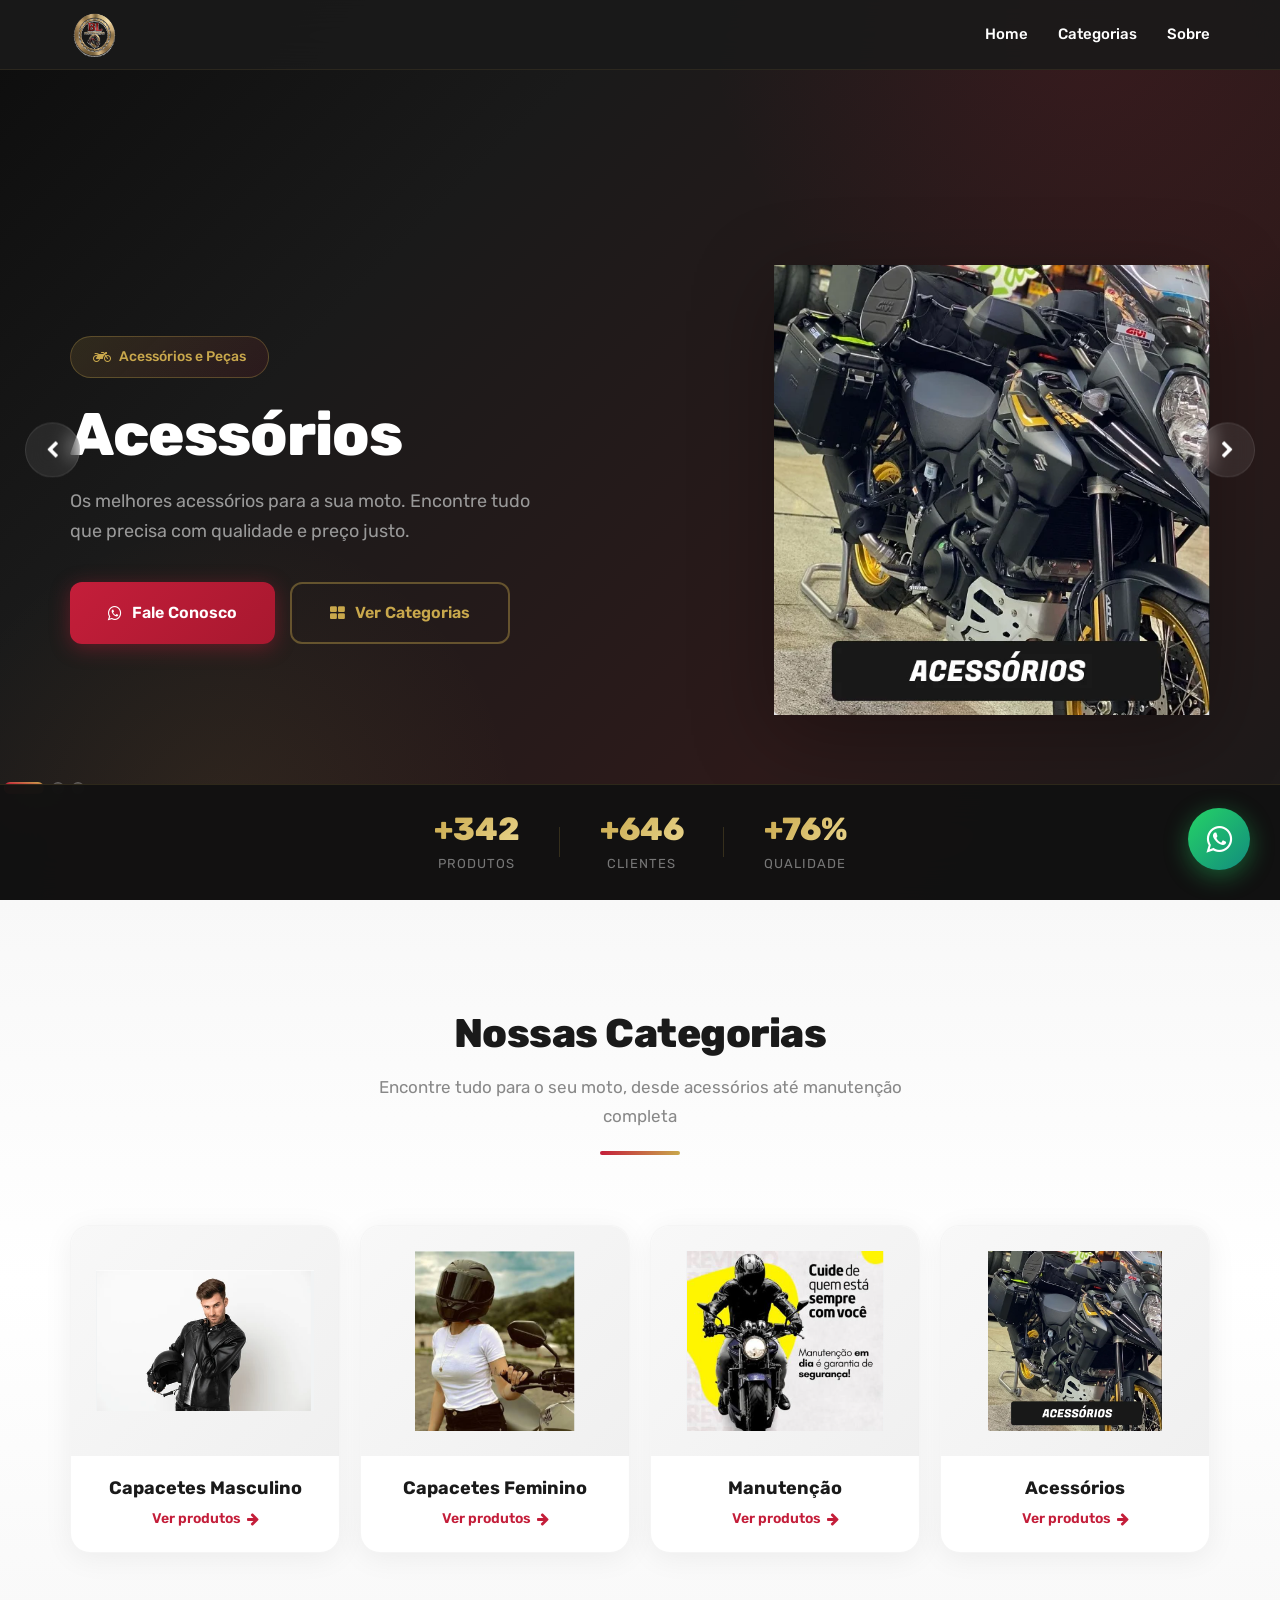
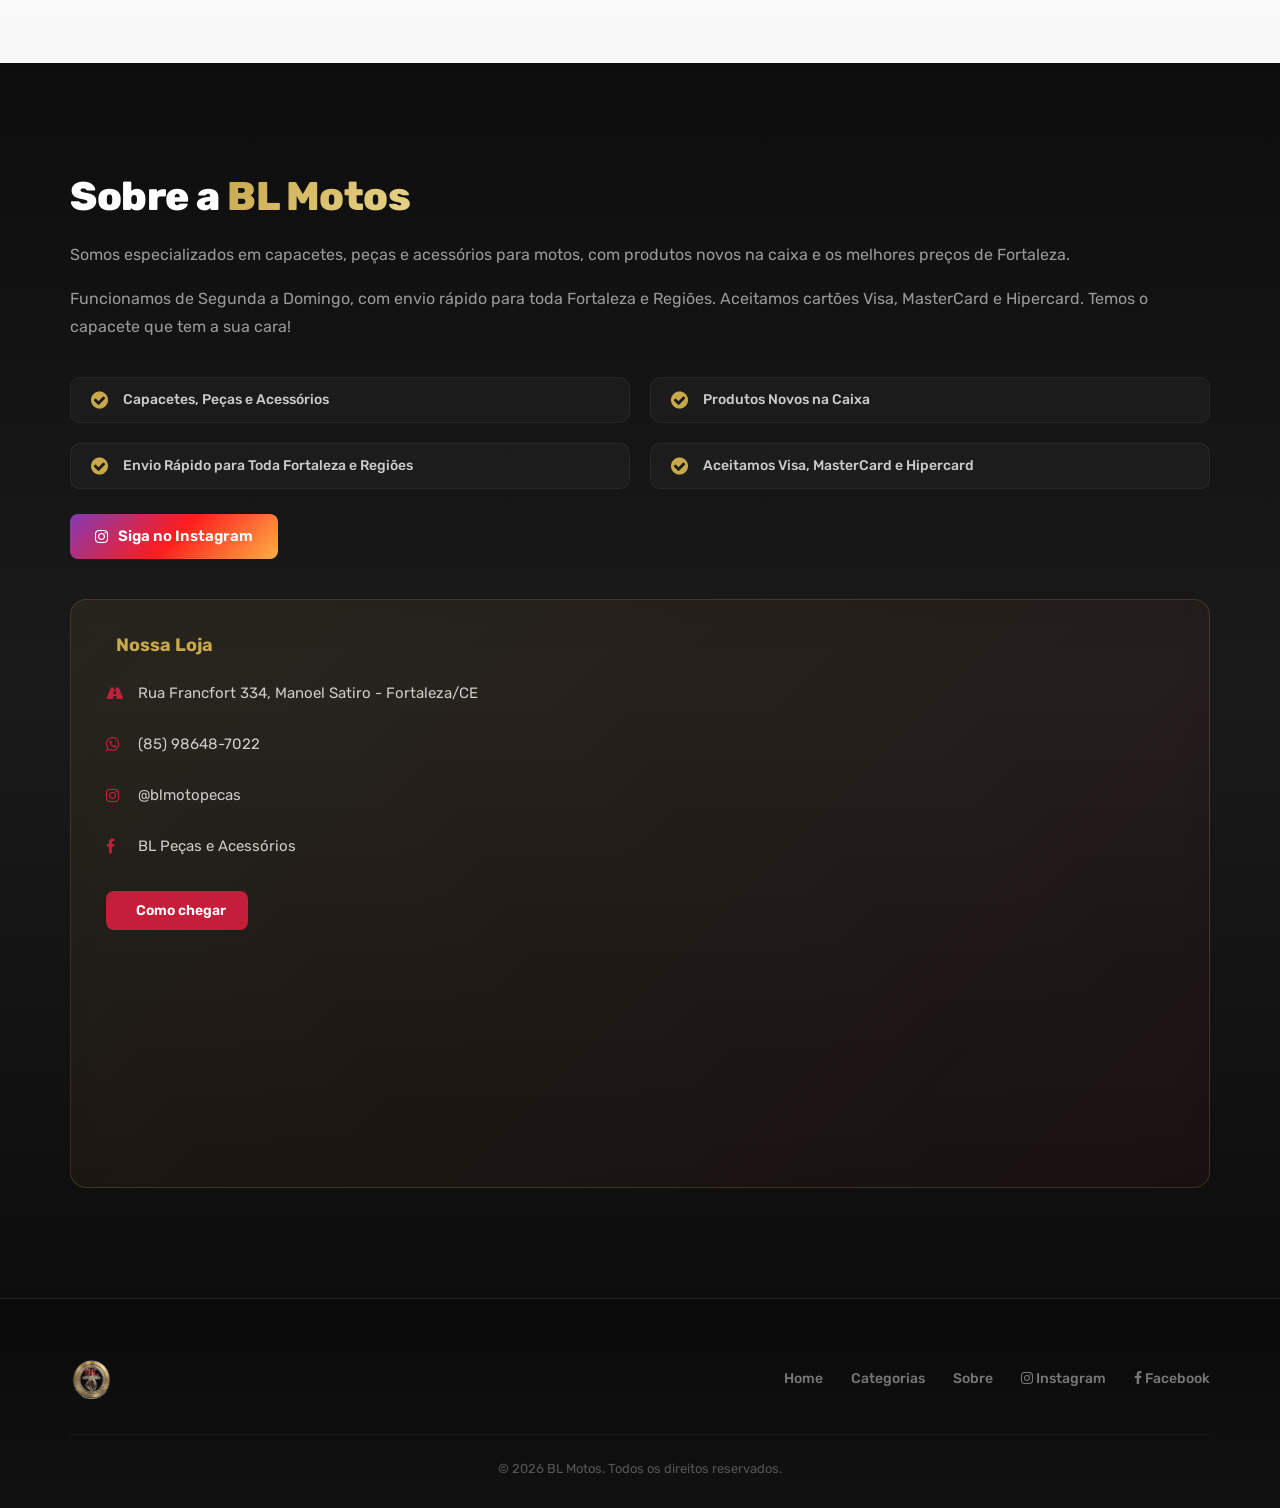
<file: index.html>
<!DOCTYPE html>
<html lang="pt-BR">

<head>
    <meta charset="UTF-8">
    <meta http-equiv="X-UA-Compatible" content="IE=edge">
    <title>BL Motos - Acessórios e Peças para Motos</title>
    <meta name="robots" content="index, follow" />
    <meta name="description" content="BL Motos - Acessórios e peças para motos com os melhores preços e entrega para todo o Brasil.">
    <meta name="viewport" content="width=device-width, initial-scale=1.0">
    <link rel="icon" type="image/png" href="assets/images/logo/logo_transparent.png" />

    <!-- CSS -->
    <link rel="stylesheet" href="assets/css/vendor/font-awesome.min.css" />
    <link rel="stylesheet" href="assets/css/vendor/Pe-icon-7-stroke.css" />
    <link rel="stylesheet" href="assets/css/plugins/animate.min.css">
    <link rel="stylesheet" href="assets/css/plugins/swiper-bundle.min.css">
    <link rel="stylesheet" href="assets/css/style.css">

    <style>
        /* ===== RESET & BASE ===== */
        * { margin: 0; padding: 0; box-sizing: border-box; }
        html { scroll-behavior: smooth; }
        body { font-family: 'Rubik', sans-serif; color: #4A4A4A; overflow-x: hidden; }

        /* ===== ANIMATIONS ===== */
        @keyframes fadeInUp { from { opacity: 0; transform: translateY(40px); } to { opacity: 1; transform: translateY(0); } }
        @keyframes fadeInLeft { from { opacity: 0; transform: translateX(-40px); } to { opacity: 1; transform: translateX(0); } }
        @keyframes fadeInRight { from { opacity: 0; transform: translateX(40px); } to { opacity: 1; transform: translateX(0); } }
        @keyframes float { 0%, 100% { transform: translateY(0); } 50% { transform: translateY(-15px); } }
        @keyframes pulse { 0%, 100% { box-shadow: 0 0 0 0 rgba(37, 211, 102, 0.5); } 50% { box-shadow: 0 0 0 15px rgba(37, 211, 102, 0); } }
        @keyframes shimmer { 0% { background-position: -200% center; } 100% { background-position: 200% center; } }
        @keyframes glow { 0%, 100% { box-shadow: 0 0 20px rgba(196, 30, 58, 0.3); } 50% { box-shadow: 0 0 40px rgba(196, 30, 58, 0.6); } }
        @keyframes slideIn { from { opacity: 0; transform: scale(0.9); } to { opacity: 1; transform: scale(1); } }
        @keyframes borderGlow { 0%, 100% { border-color: rgba(201, 168, 76, 0.3); } 50% { border-color: rgba(201, 168, 76, 0.8); } }

        .animate-on-scroll { opacity: 0; transform: translateY(30px); transition: all 0.8s cubic-bezier(0.25, 0.46, 0.45, 0.94); }
        .animate-on-scroll.animated { opacity: 1; transform: translateY(0); }
        .animate-on-scroll.delay-1 { transition-delay: 0.1s; }
        .animate-on-scroll.delay-2 { transition-delay: 0.2s; }
        .animate-on-scroll.delay-3 { transition-delay: 0.3s; }
        .animate-on-scroll.delay-4 { transition-delay: 0.4s; }

        /* ===== HEADER ===== */
        .landing-header {
            position: fixed; top: 0; left: 0; width: 100%; z-index: 1000;
            background: rgba(26, 26, 26, 0.9); backdrop-filter: blur(20px);
            padding: 12px 0; transition: all 0.4s ease;
            border-bottom: 1px solid rgba(201, 168, 76, 0.1);
        }
        .landing-header.scrolled {
            background: rgba(17, 17, 17, 0.98);
            padding: 8px 0;
            box-shadow: 0 4px 30px rgba(0,0,0,0.3);
            border-bottom: 1px solid rgba(201, 168, 76, 0.2);
        }
        .landing-header .container { display: flex; justify-content: space-between; align-items: center; }
        .landing-header .logo img { max-height: 45px; transition: all 0.3s; }
        .landing-header.scrolled .logo img { max-height: 38px; }
        .landing-header nav ul { list-style: none; display: flex; gap: 30px; margin: 0; padding: 0; }
        .landing-header nav ul li a {
            color: #fff; text-decoration: none; font-weight: 500; font-size: 15px;
            transition: all 0.3s; position: relative; padding: 5px 0;
        }
        .landing-header nav ul li a:hover { color: #C9A84C; }
        .landing-header nav ul li a::after {
            content: ''; position: absolute; bottom: -2px; left: 50%; width: 0; height: 2px;
            background: linear-gradient(90deg, #C41E3A, #C9A84C); transition: all 0.3s;
            transform: translateX(-50%);
        }
        .landing-header nav ul li a:hover::after { width: 100%; }
        .mobile-toggle { display: none; background: none; border: none; color: #fff; font-size: 24px; cursor: pointer; }

        /* ===== HERO ===== */
        .hero { position: relative; }
        .hero-swiper { width: 100%; }
        .hero-slide {
            min-height: 100vh; display: flex; align-items: center;
            background: linear-gradient(135deg, #0D0D0D 0%, #1A1A1A 30%, #2D1A1A 70%, #1A1A1A 100%);
            position: relative; overflow: hidden; padding-top: 80px;
        }
        .hero-slide::before {
            content: ''; position: absolute; top: -50%; right: -20%; width: 900px; height: 900px;
            background: radial-gradient(circle, rgba(196, 30, 58, 0.12) 0%, transparent 60%);
            border-radius: 50%; animation: float 8s ease-in-out infinite;
        }
        .hero-slide::after {
            content: ''; position: absolute; bottom: -30%; left: -10%; width: 700px; height: 700px;
            background: radial-gradient(circle, rgba(201, 168, 76, 0.08) 0%, transparent 60%);
            border-radius: 50%; animation: float 10s ease-in-out infinite reverse;
        }
        .hero-slide .container { position: relative; z-index: 2; }
        .hero-content { max-width: 600px; animation: fadeInLeft 1s ease; }
        .hero-badge {
            display: inline-flex; align-items: center; gap: 8px;
            background: linear-gradient(135deg, rgba(201, 168, 76, 0.15), rgba(196, 30, 58, 0.1));
            color: #C9A84C; padding: 10px 22px; border-radius: 30px; font-size: 14px; font-weight: 500;
            margin-bottom: 25px; border: 1px solid rgba(201, 168, 76, 0.3);
            animation: borderGlow 3s ease-in-out infinite;
        }
        .hero h1 { font-size: 60px; font-weight: 800; color: #fff; line-height: 1.05; margin-bottom: 20px; letter-spacing: -1px; }
        .hero h1 span { 
            background: linear-gradient(135deg, #C41E3A, #FF4060); -webkit-background-clip: text; 
            -webkit-text-fill-color: transparent; background-clip: text;
        }
        .hero-slide h1 { font-size: 60px; font-weight: 800; color: #fff; line-height: 1.05; margin-bottom: 20px; letter-spacing: -1px; }
        .hero p { font-size: 18px; color: #999; margin-bottom: 35px; line-height: 1.7; max-width: 480px; }
        .hero-slide p { font-size: 18px; color: #999; margin-bottom: 35px; line-height: 1.7; max-width: 480px; }
        .hero-buttons { display: flex; gap: 15px; flex-wrap: wrap; }
        .btn-hero-primary {
            display: inline-flex; align-items: center; gap: 10px;
            background: linear-gradient(135deg, #C41E3A 0%, #A8182F 100%); color: #fff;
            padding: 18px 38px; border-radius: 12px; text-decoration: none; font-weight: 600; font-size: 16px;
            transition: all 0.4s; border: none; position: relative; overflow: hidden;
            box-shadow: 0 4px 20px rgba(196, 30, 58, 0.4);
        }
        .btn-hero-primary::before {
            content: ''; position: absolute; top: 0; left: -100%; width: 100%; height: 100%;
            background: linear-gradient(90deg, transparent, rgba(255,255,255,0.2), transparent);
            transition: left 0.5s;
        }
        .btn-hero-primary:hover::before { left: 100%; }
        .btn-hero-primary:hover { transform: translateY(-3px); box-shadow: 0 8px 30px rgba(196, 30, 58, 0.5); }
        .btn-hero-secondary {
            display: inline-flex; align-items: center; gap: 10px;
            background: transparent; color: #C9A84C; padding: 18px 38px; border-radius: 12px;
            text-decoration: none; font-weight: 600; font-size: 16px;
            transition: all 0.4s; border: 2px solid rgba(201, 168, 76, 0.4); position: relative; overflow: hidden;
        }
        .btn-hero-secondary:hover { 
            background: #C9A84C; color: #0D0D0D; transform: translateY(-3px); 
            border-color: #C9A84C; box-shadow: 0 8px 30px rgba(201, 168, 76, 0.3);
        }
        .hero-image { text-align: right; animation: fadeInRight 1s ease; }
        .hero-image img { 
            max-width: 100%; max-height: 450px; object-fit: contain; 
            animation: float 6s ease-in-out infinite;
            filter: drop-shadow(0 20px 40px rgba(0,0,0,0.3));
        }

        /* Hero Arrows */
        .hero-arrow {
            position: absolute; top: 50%; transform: translateY(-50%); z-index: 10;
            width: 55px; height: 55px; background: rgba(255,255,255,0.08); border-radius: 50%;
            display: flex; align-items: center; justify-content: center;
            cursor: pointer; transition: all 0.4s; backdrop-filter: blur(10px);
            border: 1px solid rgba(255,255,255,0.1);
        }
        .hero-arrow:hover { background: linear-gradient(135deg, #C41E3A, #A8182F); border-color: #C41E3A; transform: translateY(-50%) scale(1.1); }
        .hero-arrow i { color: #fff; font-size: 18px; }
        .hero-arrow-prev { left: 25px; }
        .hero-arrow-next { right: 25px; }

        /* Hero Pagination */
        .hero-pagination { position: absolute; bottom: 100px !important; left: 50% !important; transform: translateX(-50%) !important; z-index: 10; }
        .hero-pagination .swiper-pagination-bullet {
            width: 12px; height: 12px; background: rgba(255,255,255,0.2); opacity: 1; margin: 0 8px;
            transition: all 0.3s; border: 1px solid rgba(255,255,255,0.1);
        }
        .hero-pagination .swiper-pagination-bullet-active { 
            background: linear-gradient(135deg, #C41E3A, #C9A84C); width: 40px; border-radius: 6px;
            border-color: transparent;
        }

        /* Hero Stats Bar */
        .hero-stats-bar {
            position: absolute; bottom: 0; left: 0; width: 100%; z-index: 10;
            background: rgba(17, 17, 17, 0.95); backdrop-filter: blur(20px);
            border-top: 1px solid rgba(201, 168, 76, 0.15);
        }
        .hero-stats { display: flex; justify-content: center; gap: 80px; padding: 25px 0; }
        .hero-stat { text-align: center; position: relative; }
        .hero-stat::after {
            content: ''; position: absolute; right: -40px; top: 50%; transform: translateY(-50%);
            width: 1px; height: 30px; background: rgba(201, 168, 76, 0.2);
        }
        .hero-stat:last-child::after { display: none; }
        .hero-stat h3 { 
            font-size: 32px; font-weight: 800; margin: 0;
            background: linear-gradient(135deg, #C9A84C, #E8D48B); -webkit-background-clip: text;
            -webkit-text-fill-color: transparent; background-clip: text;
        }
        .hero-stat p { font-size: 13px; color: #777; margin: 5px 0 0; text-transform: uppercase; letter-spacing: 1px; }

        /* ===== SECTIONS ===== */
        .section { padding: 110px 0; }
        .section-dark { background: linear-gradient(180deg, #0D0D0D, #1A1A1A, #0D0D0D); }
        .section-light { background: linear-gradient(180deg, #F8F8F8, #FFFFFF, #F8F8F8); }
        .section-title { text-align: center; margin-bottom: 70px; }
        .section-title h2 { 
            font-size: 40px; font-weight: 800; color: #1A1A1A; margin-bottom: 15px;
            letter-spacing: -0.5px;
        }
        .section-dark .section-title h2 { color: #fff; }
        .section-title p { font-size: 17px; color: #888; max-width: 600px; margin: 0 auto; line-height: 1.7; }
        .section-title .divider { 
            width: 80px; height: 4px; margin: 20px auto 0; border-radius: 2px;
            background: linear-gradient(90deg, #C41E3A, #C9A84C);
        }

        /* ===== CATEGORIES ===== */
        .category-card {
            background: #fff; border-radius: 20px; overflow: hidden;
            box-shadow: 0 5px 30px rgba(0,0,0,0.06); transition: all 0.5s cubic-bezier(0.25, 0.46, 0.45, 0.94);
            text-decoration: none; display: block; position: relative;
            border: 1px solid rgba(0,0,0,0.04);
        }
        .category-card::before {
            content: ''; position: absolute; top: 0; left: 0; right: 0; height: 4px;
            background: linear-gradient(90deg, #C41E3A, #C9A84C); opacity: 0;
            transition: opacity 0.4s; z-index: 1;
        }
        .category-card:hover::before { opacity: 1; }
        .category-card:hover { 
            transform: translateY(-12px); 
            box-shadow: 0 20px 50px rgba(196, 30, 58, 0.12), 0 10px 30px rgba(0,0,0,0.08); 
        }
        .category-card-img {
            height: 230px; overflow: hidden; background: linear-gradient(135deg, #f8f8f8, #f0f0f0);
            display: flex; align-items: center; justify-content: center; padding: 25px;
            position: relative;
        }
        .category-card-img img { 
            max-height: 180px; object-fit: contain; transition: all 0.5s cubic-bezier(0.25, 0.46, 0.45, 0.94); 
        }
        .category-card:hover .category-card-img img { transform: scale(1.08) rotate(-2deg); }
        .category-card-body { padding: 22px; text-align: center; }
        .category-card-body h3 { font-size: 18px; font-weight: 700; color: #1A1A1A; margin-bottom: 8px; }
        .category-card-body span { 
            color: #C41E3A; font-size: 14px; font-weight: 600; 
            display: inline-flex; align-items: center; gap: 6px;
            transition: all 0.3s;
        }
        .category-card:hover .category-card-body span { gap: 12px; }
        .category-card:hover .category-card-body span i { transform: translateX(4px); }
        .category-card-body span i { transition: transform 0.3s; }

        /* ===== ABOUT ===== */
        .about-content { display: flex; align-items: center; gap: 70px; }
        .about-text { flex: 1; }
        .about-text h2 { font-size: 40px; font-weight: 800; color: #fff; margin-bottom: 20px; letter-spacing: -0.5px; }
        .about-text h2 span { 
            background: linear-gradient(135deg, #C9A84C, #E8D48B); -webkit-background-clip: text;
            -webkit-text-fill-color: transparent; background-clip: text;
        }
        .about-text p { color: #999; line-height: 1.8; margin-bottom: 15px; font-size: 16px; }
        .about-features { display: grid; grid-template-columns: 1fr 1fr; gap: 20px; margin-top: 35px; }
        .about-feature { 
            display: flex; align-items: center; gap: 12px; 
            padding: 12px 16px; border-radius: 10px;
            background: rgba(255,255,255,0.03); border: 1px solid rgba(255,255,255,0.05);
            transition: all 0.3s;
        }
        .about-feature:hover { background: rgba(201, 168, 76, 0.08); border-color: rgba(201, 168, 76, 0.2); }
        .about-feature i { 
            color: #C9A84C; font-size: 20px; width: 24px; text-align: center;
        }
        .about-feature span { color: #ccc; font-size: 14px; font-weight: 500; }
        .about-contact-card {
            background: linear-gradient(135deg, rgba(201, 168, 76, 0.08), rgba(196, 30, 58, 0.05));
            border: 1px solid rgba(201, 168, 76, 0.2);
            border-radius: 16px; padding: 35px; margin-top: 40px;
            backdrop-filter: blur(10px); transition: all 0.4s;
        }
        .about-contact-card:hover { border-color: rgba(201, 168, 76, 0.4); }
        .about-contact-card h4 { 
            color: #C9A84C; margin-bottom: 18px; font-size: 18px; font-weight: 700;
            display: flex; align-items: center; gap: 10px;
        }
        .about-contact-item { 
            display: flex; align-items: center; gap: 12px; margin-bottom: 14px;
            padding: 8px 0; transition: all 0.3s;
        }
        .about-contact-item:hover { transform: translateX(5px); }
        .about-contact-item i { color: #C41E3A; width: 20px; font-size: 16px; }
        .about-contact-item span, .about-contact-item a { color: #ccc; text-decoration: none; font-size: 15px; transition: color 0.3s; }
        .about-contact-item a:hover { color: #C9A84C; }

        /* ===== FOOTER ===== */
        .landing-footer { 
            background: linear-gradient(180deg, #0A0A0A, #111); 
            padding: 60px 0 30px; 
            border-top: 1px solid rgba(201, 168, 76, 0.1);
        }
        .footer-content { display: flex; justify-content: space-between; align-items: center; flex-wrap: wrap; gap: 20px; }
        .footer-logo img { max-height: 40px; transition: all 0.3s; }
        .footer-logo img:hover { transform: scale(1.05); }
        .footer-links { display: flex; gap: 28px; }
        .footer-links a { 
            color: #777; text-decoration: none; font-size: 14px; transition: all 0.3s;
            position: relative; font-weight: 500;
        }
        .footer-links a:hover { color: #C9A84C; }
        .footer-links a::after {
            content: ''; position: absolute; bottom: -3px; left: 0; width: 0; height: 2px;
            background: #C9A84C; transition: width 0.3s;
        }
        .footer-links a:hover::after { width: 100%; }
        .footer-copy { 
            width: 100%; text-align: center; margin-top: 35px; padding-top: 25px; 
            border-top: 1px solid rgba(255,255,255,0.05);
        }
        .footer-copy p { color: #555; font-size: 13px; margin: 0; }

        /* ===== WHATSAPP FLOAT ===== */
        .whatsapp-float {
            position: fixed; bottom: 30px; right: 30px; z-index: 999;
            width: 62px; height: 62px; background: linear-gradient(135deg, #25D366, #128C7E);
            border-radius: 50%; display: flex; align-items: center; justify-content: center;
            box-shadow: 0 6px 25px rgba(37, 211, 102, 0.4);
            transition: all 0.4s; text-decoration: none;
            animation: pulse 2s infinite;
        }
        .whatsapp-float:hover { 
            transform: scale(1.12); 
            box-shadow: 0 8px 35px rgba(37, 211, 102, 0.5); 
            animation: none;
        }
        .whatsapp-float i { color: #fff; font-size: 30px; }
        .whatsapp-float .tooltip {
            position: absolute; right: 75px; background: #fff; color: #333;
            padding: 12px 18px; border-radius: 10px; font-size: 13px; font-weight: 500;
            white-space: nowrap; box-shadow: 0 4px 20px rgba(0,0,0,0.12);
            opacity: 0; pointer-events: none; transition: all 0.3s;
            border: 1px solid rgba(0,0,0,0.05);
        }
        .whatsapp-float .tooltip::after {
            content: ''; position: absolute; right: -6px; top: 50%; transform: translateY(-50%);
            border: 6px solid transparent; border-left-color: #fff;
        }
        .whatsapp-float:hover .tooltip { opacity: 1; right: 70px; }

        /* ===== RESPONSIVE ===== */

        /* Tablets */
        @media (max-width: 991px) {
            .hero-slide h1 { font-size: 42px; }
            .hero-slide p { font-size: 16px; }
            .hero-content { max-width: 100%; text-align: center; }
            .hero-buttons { justify-content: center; }
            .hero-badge { margin: 0 auto 20px; }
            .hero-stats { gap: 30px; }
            .hero-stat h3 { font-size: 26px; }
            .about-content { flex-direction: column; text-align: center; }
            .about-text { text-align: center; }
            .about-features { justify-items: center; }
            .about-contact-card { text-align: left; }
            .section-title p { margin: 0 auto; }
            .landing-header nav { 
                display: none; 
                position: absolute; top: 100%; left: 0; width: 100%;
                background: rgba(17, 17, 17, 0.98); padding: 25px;
                border-bottom: 1px solid rgba(201, 168, 76, 0.15);
                backdrop-filter: blur(20px);
            }
            .landing-header nav.active { display: block; }
            .landing-header nav ul { flex-direction: column; gap: 18px; text-align: center; }
            .landing-header nav ul li a { font-size: 17px; }
            .mobile-toggle { display: block; }
            .hero-arrow { display: none; }
            .category-card-body h3 { font-size: 16px; }
            .row.align-items-center { flex-direction: column; }
            .row.align-items-center > div { width: 100%; }
            .hero-image { text-align: center; margin-top: 30px; }
            .hero-image img { max-height: 280px; }
        }

        /* Mobile */
        @media (max-width: 767px) {
            .hero-slide { min-height: auto; padding: 100px 0 80px; }
            .hero-slide h1 { font-size: 30px; line-height: 1.2; }
            .hero-slide p { font-size: 14px; margin-bottom: 20px; }
            .hero-buttons { flex-direction: column; align-items: stretch; }
            .hero-buttons a { justify-content: center; padding: 13px 20px; font-size: 14px; }
            .hero-badge { font-size: 12px; padding: 7px 14px; }
            .hero-image { margin-top: 25px; }
            .hero-image img { max-height: 220px; }
            .hero-stats { flex-direction: row; gap: 12px; padding: 15px 0; }
            .hero-stat h3 { font-size: 20px; }
            .hero-stat p { font-size: 10px; letter-spacing: 0.5px; }
            .hero-stat::after { display: none; }
            .hero-pagination { bottom: 70px !important; }
            .section { padding: 60px 0; }
            .section-title { margin-bottom: 35px; }
            .section-title h2 { font-size: 24px; }
            .section-title p { font-size: 13px; }
            .section-title .divider { width: 45px; height: 3px; }
            .row.g-4 { display: grid; grid-template-columns: 1fr 1fr; gap: 12px !important; }
            .col-lg-3.col-md-6 { width: auto; flex: auto; max-width: none; padding: 0; }
            .category-card { border-radius: 14px; }
            .category-card-img { height: 130px; padding: 12px; }
            .category-card-img img { max-height: 105px; }
            .category-card-body { padding: 12px 8px; }
            .category-card-body h3 { font-size: 13px; margin-bottom: 4px; }
            .category-card-body span { font-size: 11px; }
            .about-text h2 { font-size: 26px; }
            .about-text p { font-size: 13px; line-height: 1.7; }
            .about-features { grid-template-columns: 1fr; gap: 10px; }
            .about-feature { padding: 10px 12px; }
            .about-feature span { font-size: 12px; }
            .about-contact-card { padding: 18px; margin-top: 20px; border-radius: 12px; }
            .about-contact-card h4 { font-size: 15px; margin-bottom: 12px; }
            .about-contact-item { margin-bottom: 10px; }
            .about-contact-item span, .about-contact-item a { font-size: 13px; }
            .about-map iframe { height: 160px; }
            .btn-whatsapp-cta { padding: 12px 18px; font-size: 13px; border-radius: 10px; }
            .footer-content { flex-direction: column; text-align: center; gap: 12px; }
            .footer-links { flex-wrap: wrap; justify-content: center; gap: 12px; }
            .footer-links a { font-size: 12px; }
            .footer-copy { margin-top: 18px; padding-top: 12px; }
            .footer-copy p { font-size: 11px; }
            .whatsapp-float { width: 52px; height: 52px; bottom: 18px; right: 18px; }
            .whatsapp-float i { font-size: 24px; }
            .whatsapp-float .tooltip { display: none; }
        }

        /* Small mobile */
        @media (max-width: 400px) {
            .hero-slide h1 { font-size: 26px; }
            .hero-stat h3 { font-size: 18px; }
            .section-title h2 { font-size: 20px; }
            .row.g-4 { grid-template-columns: 1fr 1fr; gap: 10px !important; }
            .category-card-img { height: 110px; padding: 10px; }
            .category-card-img img { max-height: 90px; }
            .category-card-body { padding: 10px 5px; }
            .category-card-body h3 { font-size: 12px; }
            .category-card-body span { font-size: 10px; }
        }
    </style>
</head>

<body>

    <!-- Header -->
    <header class="landing-header" id="header">
        <div class="container">
            <a href="#home" class="logo">
                <img src="assets/images/logo/logo_transparent.png" alt="BL Motos">
            </a>
            <nav id="nav">
                <ul>
                    <li><a href="#home">Home</a></li>
                    <li><a href="#categorias">Categorias</a></li>
                    <li><a href="#sobre">Sobre</a></li>
                </ul>
            </nav>
            <button class="mobile-toggle" id="mobileToggle" aria-label="Menu">
                <i class="fa fa-bars"></i>
            </button>
        </div>
    </header>

    <!-- Hero Slider -->
    <section class="hero" id="home">
        <div class="swiper hero-swiper">
            <div class="swiper-wrapper">
                <!-- Slide 1 - Acessorios -->
                <div class="swiper-slide">
                    <div class="hero-slide">
                        <div class="container">
                            <div class="row align-items-center">
                                <div class="col-lg-6">
                                    <div class="hero-content">
                                        <span class="hero-badge"><i class="fa fa-motorcycle"></i> Acessórios e Peças</span>
                                        <h1>Acessórios</h1>
                                        <p>Os melhores acessórios para a sua moto. Encontre tudo que precisa com qualidade e preço justo.</p>
                                        <div class="hero-buttons">
                                            <a href="https://wa.me/5585986487022?text=Ol%C3%A1%2C%20tudo%20bem%3F%20Gostaria%20de%20saber%20mais%20sobre%20os%20produtos%20da%20BL%20Motos." target="_blank" class="btn-hero-primary">
                                                <i class="fa fa-whatsapp"></i> Fale Conosco
                                            </a>
                                            <a href="#categorias" class="btn-hero-secondary">
                                                <i class="fa fa-th-large"></i> Ver Categorias
                                            </a>
                                        </div>
                                    </div>
                                </div>
                                <div class="col-lg-6">
                                    <div class="hero-image">
                                        <img src="assets/images/slider/inner-img/acessorios.png" alt="Acessórios">
                                    </div>
                                </div>
                            </div>
                        </div>
                    </div>
                </div>
                <!-- Slide 2 - Capacetes -->
                <div class="swiper-slide">
                    <div class="hero-slide">
                        <div class="container">
                            <div class="row align-items-center">
                                <div class="col-lg-6">
                                    <div class="hero-content">
                                        <span class="hero-badge"><i class="fa fa-shield-alt"></i> Segurança em Primeiro Lugar</span>
                                        <h1>Capacetes</h1>
                                        <p>Capacetes de qualidade para sua segurança. Proteção e conforto para cada viagem.</p>
                                        <div class="hero-buttons">
                                            <a href="https://wa.me/5585986487022?text=Ol%C3%A1%2C%20tudo%20bem%3F%20Gostaria%20de%20saber%20mais%20sobre%20os%20produtos%20da%20BL%20Motos." target="_blank" class="btn-hero-primary">
                                                <i class="fa fa-whatsapp"></i> Fale Conosco
                                            </a>
                                            <a href="#categorias" class="btn-hero-secondary">
                                                <i class="fa fa-th-large"></i> Ver Categorias
                                            </a>
                                        </div>
                                    </div>
                                </div>
                                <div class="col-lg-6">
                                    <div class="hero-image">
                                        <img src="assets/images/slider/inner-img/capacetes.png" alt="Capacetes">
                                    </div>
                                </div>
                            </div>
                        </div>
                    </div>
                </div>
                <!-- Slide 3 - Manutencao -->
                <div class="swiper-slide">
                    <div class="hero-slide">
                        <div class="container">
                            <div class="row align-items-center">
                                <div class="col-lg-6">
                                    <div class="hero-content">
                                        <span class="hero-badge"><i class="fa fa-wrench"></i> Cuida da sua moto</span>
                                        <h1>Manutenção</h1>
                                        <p>Cuide da sua moto com carinho. Peças e acessórios para manter tudo em ordem.</p>
                                        <div class="hero-buttons">
                                            <a href="https://wa.me/5585986487022?text=Ol%C3%A1%2C%20tudo%20bem%3F%20Gostaria%20de%20saber%20mais%20sobre%20os%20produtos%20da%20BL%20Motos." target="_blank" class="btn-hero-primary">
                                                <i class="fa fa-whatsapp"></i> Fale Conosco
                                            </a>
                                            <a href="#categorias" class="btn-hero-secondary">
                                                <i class="fa fa-th-large"></i> Ver Categorias
                                            </a>
                                        </div>
                                    </div>
                                </div>
                                <div class="col-lg-6">
                                    <div class="hero-image">
                                        <img src="assets/images/slider/inner-img/manutencao_capa.png" alt="Manutenção">
                                    </div>
                                </div>
                            </div>
                        </div>
                    </div>
                </div>
            </div>
            <!-- Arrows -->
            <div class="hero-arrow hero-arrow-prev"><i class="fa fa-chevron-left"></i></div>
            <div class="hero-arrow hero-arrow-next"><i class="fa fa-chevron-right"></i></div>
            <!-- Pagination -->
            <div class="hero-pagination"></div>
        </div>
        <!-- Stats bar -->
        <div class="hero-stats-bar">
            <div class="container">
                <div class="hero-stats">
                    <div class="hero-stat">
                        <h3>+500</h3>
                        <p>Produtos</p>
                    </div>
                    <div class="hero-stat">
                        <h3>+1000</h3>
                        <p>Clientes</p>
                    </div>
                    <div class="hero-stat">
                        <h3>100%</h3>
                        <p>Qualidade</p>
                    </div>
                </div>
            </div>
        </div>
    </section>

    <!-- Categorias -->
    <section class="section section-light" id="categorias">
        <div class="container">
            <div class="section-title animate-on-scroll">
                <h2>Nossas Categorias</h2>
                <p>Encontre tudo para o seu moto, desde acessórios até manutenção completa</p>
                <div class="divider"></div>
            </div>
            <div class="row g-4">
                <div class="col-lg-3 col-md-6 animate-on-scroll delay-1">
                    <a href="categorias/masculino.html" class="category-card">
                        <div class="category-card-img">
                            <img src="assets/images/product/top-category/modelo_masculino.png" alt="Capacetes Masculino">
                        </div>
                        <div class="category-card-body">
                            <h3>Capacetes Masculino</h3>
                            <span>Ver produtos <i class="fa fa-arrow-right"></i></span>
                        </div>
                    </a>
                </div>
                <div class="col-lg-3 col-md-6 animate-on-scroll delay-2">
                    <a href="categorias/feminino.html" class="category-card">
                        <div class="category-card-img">
                            <img src="assets/images/product/top-category/modelo_feminino.png" alt="Capacetes Feminino">
                        </div>
                        <div class="category-card-body">
                            <h3>Capacetes Feminino</h3>
                            <span>Ver produtos <i class="fa fa-arrow-right"></i></span>
                        </div>
                    </a>
                </div>
                <div class="col-lg-3 col-md-6 animate-on-scroll delay-3">
                    <a href="categorias/manutencao.html" class="category-card">
                        <div class="category-card-img">
                            <img src="assets/images/product/top-category/manutencao_capa.png" alt="Manutenção">
                        </div>
                        <div class="category-card-body">
                            <h3>Manutenção</h3>
                            <span>Ver produtos <i class="fa fa-arrow-right"></i></span>
                        </div>
                    </a>
                </div>
                <div class="col-lg-3 col-md-6 animate-on-scroll delay-4">
                    <a href="categorias/acessorios.html" class="category-card">
                        <div class="category-card-img">
                            <img src="assets/images/product/top-category/acessorios.png" alt="Acessórios">
                        </div>
                        <div class="category-card-body">
                            <h3>Acessórios</h3>
                            <span>Ver produtos <i class="fa fa-arrow-right"></i></span>
                        </div>
                    </a>
                </div>
            </div>
        </div>
    </section>

    <!-- Sobre -->
    <section class="section section-dark" id="sobre">
        <div class="container">
            <div class="about-content animate-on-scroll">
                <div class="about-text">
                    <h2>Sobre a <span>BL Motos</span></h2>
                    <p>Somos especializados em capacetes, peças e acessórios para motos, com produtos novos na caixa e os melhores preços de Fortaleza.</p>
                    <p>Funcionamos de Segunda a Domingo, com envio rápido para toda Fortaleza e Regiões. Aceitamos cartões Visa, MasterCard e Hipercard. Temos o capacete que tem a sua cara!</p>
                    <div class="about-features">
                        <div class="about-feature">
                            <i class="fa fa-check-circle"></i>
                            <span>Capacetes, Peças e Acessórios</span>
                        </div>
                        <div class="about-feature">
                            <i class="fa fa-check-circle"></i>
                            <span>Produtos Novos na Caixa</span>
                        </div>
                        <div class="about-feature">
                            <i class="fa fa-check-circle"></i>
                            <span>Envio Rápido para Toda Fortaleza e Regiões</span>
                        </div>
                        <div class="about-feature">
                            <i class="fa fa-check-circle"></i>
                            <span>Aceitamos Visa, MasterCard e Hipercard</span>
                        </div>
                    </div>
                    <a href="https://www.instagram.com/blmotopecas?igsh=ZTV5c3hmcXA2eHQx" target="_blank" style="display:inline-flex; align-items:center; gap:10px; background:linear-gradient(135deg, #833ab4, #fd1d1d, #fcb045); color:#fff; padding:12px 25px; border-radius:8px; text-decoration:none; font-weight:600; font-size:15px; margin-top:25px; transition:all 0.3s;">
                        <i class="fa fa-instagram"></i> Siga no Instagram
                    </a>
                    <div class="about-contact-card">
                        <h4><i class="fa fa-map-marker-alt"></i> Nossa Loja</h4>
                        <div class="about-contact-item">
                            <i class="fa fa-road"></i>
                            <span>Rua Francfort 334, Manoel Satiro - Fortaleza/CE</span>
                        </div>
                        <div class="about-contact-item">
                            <i class="fa fa-whatsapp"></i>
                            <a href="https://wa.me/5585986487022?text=Ol%C3%A1%2C%20tudo%20bem%3F%20Gostaria%20de%20saber%20mais%20sobre%20os%20produtos%20da%20BL%20Motos." target="_blank">(85) 98648-7022</a>
                        </div>
                        <div class="about-contact-item">
                            <i class="fa fa-instagram"></i>
                            <a href="https://www.instagram.com/blmotopecas?igsh=ZTV5c3hmcXA2eHQx" target="_blank">@blmotopecas</a>
                        </div>
                        <div class="about-contact-item">
                            <i class="fa fa-facebook"></i>
                            <a href="https://www.facebook.com/BLMotospecaseacessorios/" target="_blank">BL Peças e Acessórios</a>
                        </div>
                        <a href="https://www.google.com/maps/dir/?api=1&destination=-3.7974452,-38.5816400" target="_blank" style="display:inline-flex; align-items:center; gap:8px; background:#C41E3A; color:#fff; padding:10px 22px; border-radius:8px; text-decoration:none; font-weight:600; font-size:14px; margin-top:12px; transition:all 0.3s;">
                            <i class="fa fa directions-icon"></i> Como chegar
                        </a>
                        <div class="about-map">
                            <iframe src="https://www.google.com/maps/embed?pb=!1m18!1m12!1m3!1d3981.3147000000002!2d-38.58164000000001!3d-3.7974452!2m3!1f0!2f0!3f0!3m2!1i1024!2i768!4f13.1!3m3!1m2!1s0x0%3A0x0!2zM8KwNDcnNTEuMCJTIDM4wrAzNCc1NC4wIlc!5e0!3m2!1spt-BR!2sbr!4v1234567890!5m2!1spt-BR!2sbr" width="100%" height="200" style="border:0; border-radius: 10px; margin-top: 15px;" allowfullscreen="" loading="lazy"></iframe>
                        </div>
                    </div>
                </div>

            </div>
        </div>
    </section>



    <!-- Footer -->
    <footer class="landing-footer">
        <div class="container">
            <div class="footer-content">
                <a href="#home" class="footer-logo">
                    <img src="assets/images/logo/logo_transparent.png" alt="BL Motos">
                </a>
                <div class="footer-links">
                    <a href="#home">Home</a>
                    <a href="#categorias">Categorias</a>
                    <a href="#sobre">Sobre</a>
                    <a href="https://www.instagram.com/blmotopecas?igsh=ZTV5c3hmcXA2eHQx" target="_blank"><i class="fa fa-instagram"></i> Instagram</a>
                    <a href="https://www.facebook.com/BLMotospecaseacessorios/" target="_blank"><i class="fa fa-facebook"></i> Facebook</a>
                </div>
            </div>
            <div class="footer-copy">
                <p>&copy; 2026 BL Motos. Todos os direitos reservados.</p>
            </div>
        </div>
    </footer>

    <!-- WhatsApp Float -->
    <a href="https://wa.me/5585986487022?text=Ol%C3%A1%2C%20tudo%20bem%3F%20Gostaria%20de%20saber%20mais%20sobre%20os%20produtos%20da%20BL%20Motos." target="_blank" class="whatsapp-float">
        <i class="fa fa-whatsapp"></i>
        <span class="tooltip">Olá, tudo bem?</span>
    </a>

    <!-- JS -->
    <script src="assets/js/vendor/jquery-3.6.0.min.js"></script>
    <script src="assets/js/vendor/bootstrap.bundle.min.js"></script>
    <script src="assets/js/plugins/swiper-bundle.min.js"></script>
    <script>
        // Hero Slider
        var heroSwiper = new Swiper('.hero-swiper', {
            loop: true,
            speed: 1000,
            autoplay: {
                delay: 6000,
                disableOnInteraction: false,
            },
            effect: 'fade',
            fadeEffect: {
                crossFade: true
            },
            pagination: {
                el: '.hero-pagination',
                clickable: true,
            },
            navigation: {
                prevEl: '.hero-arrow-prev',
                nextEl: '.hero-arrow-next',
            },
        });

        // Mobile menu toggle
        document.getElementById('mobileToggle').addEventListener('click', function() {
            document.getElementById('nav').classList.toggle('active');
        });

        // Close mobile menu on link click
        document.querySelectorAll('#nav a').forEach(function(link) {
            link.addEventListener('click', function() {
                document.getElementById('nav').classList.remove('active');
            });
        });

        // Header scroll effect
        window.addEventListener('scroll', function() {
            var header = document.getElementById('header');
            if (window.scrollY > 50) {
                header.classList.add('scrolled');
            } else {
                header.classList.remove('scrolled');
            }
        });

        // Scroll animations
        function animateOnScroll() {
            var elements = document.querySelectorAll('.animate-on-scroll');
            elements.forEach(function(el) {
                var rect = el.getBoundingClientRect();
                var windowHeight = window.innerHeight;
                if (rect.top < windowHeight * 0.85) {
                    el.classList.add('animated');
                }
            });
        }
        window.addEventListener('scroll', animateOnScroll);
        window.addEventListener('load', animateOnScroll);

        // Counter animation
        function animateCounters() {
            var counters = document.querySelectorAll('.hero-stat h3');
            counters.forEach(function(counter) {
                var text = counter.textContent;
                var target = parseInt(text.replace(/[^0-9]/g, ''));
                var suffix = text.replace(/[0-9]/g, '');
                var current = 0;
                var increment = Math.ceil(target / 60);
                var timer = setInterval(function() {
                    current += increment;
                    if (current >= target) {
                        counter.textContent = text;
                        clearInterval(timer);
                    } else {
                        counter.textContent = '+' + current + suffix.replace('+', '');
                    }
                }, 30);
            });
        }

        // Run counter animation when page loads
        window.addEventListener('load', function() {
            setTimeout(animateCounters, 500);
        });
    </script>

</body>
</html>
</file>
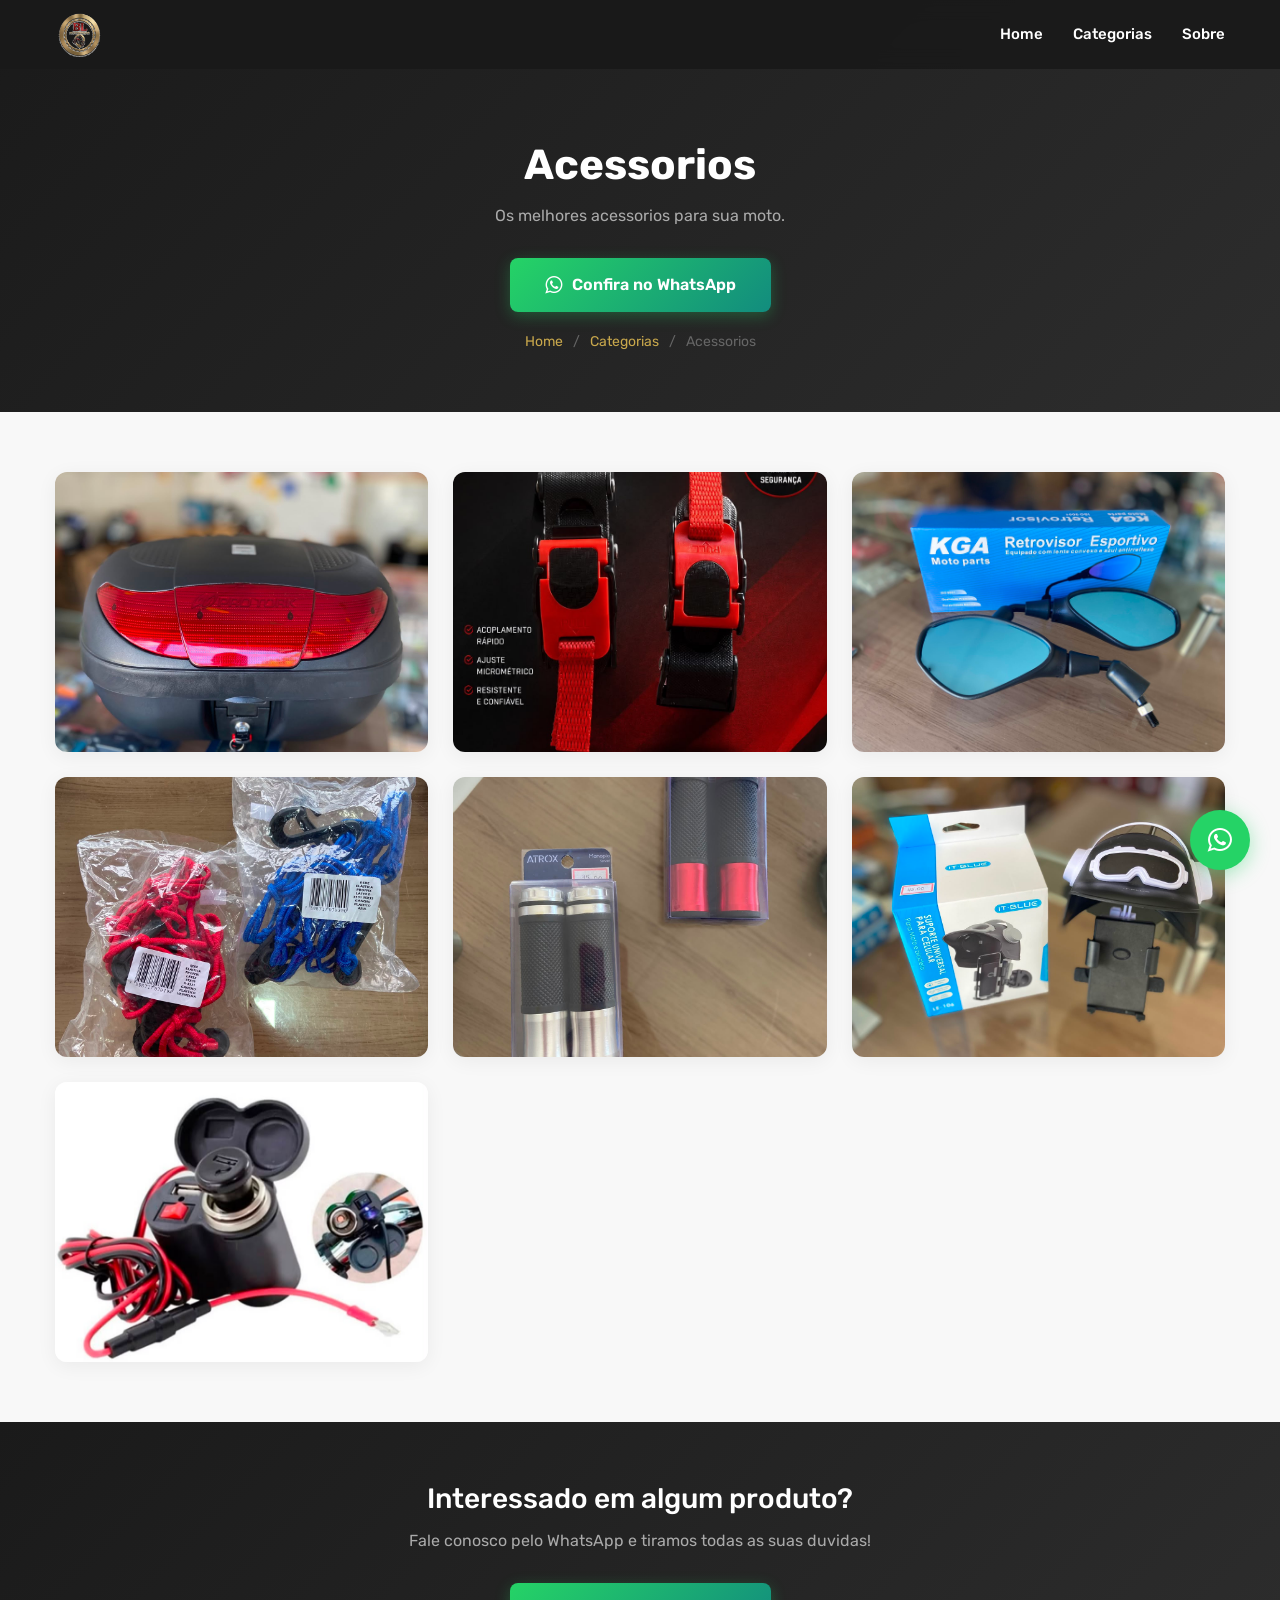
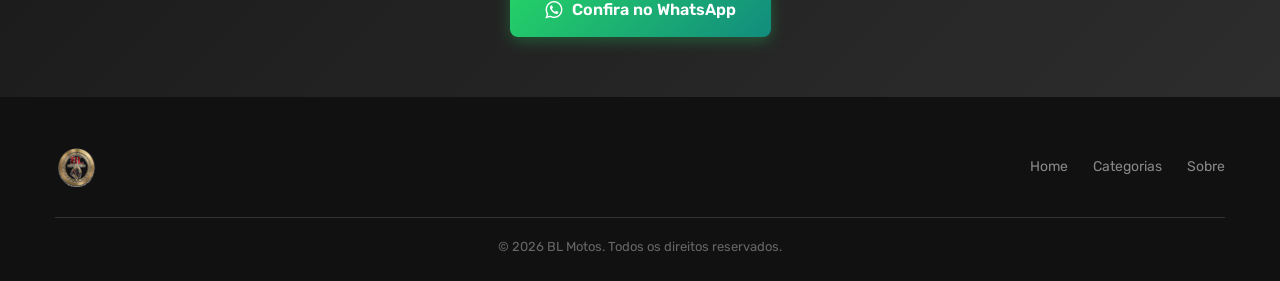
<file: categorias/acessorios.html>
<!DOCTYPE html>
<html lang="pt-BR">
<head>
    <meta charset="UTF-8">
    <meta name="viewport" content="width=device-width, initial-scale=1.0">
    <title>BL Motos - Acessorios</title>
    <link rel="icon" type="image/png" href="../assets/images/logo/logo_transparent.png" />
    <link rel="stylesheet" href="../assets/css/vendor/font-awesome.min.css" />
    <link rel="stylesheet" href="../assets/css/vendor/Pe-icon-7-stroke.css" />
    <link rel="stylesheet" href="../assets/css/plugins/animate.min.css">
    <link rel="stylesheet" href="../assets/css/style.css">
    <style>
        * { margin: 0; padding: 0; box-sizing: border-box; }
        html { scroll-behavior: smooth; }
        body { font-family: 'Rubik', sans-serif; color: #4A4A4A; background: #f8f8f8; }
        .landing-header {
            position: fixed; top: 0; left: 0; width: 100%; z-index: 1000;
            background: rgba(26, 26, 26, 0.95); backdrop-filter: blur(10px);
            padding: 12px 0; transition: all 0.3s ease;
        }
        .landing-header .container { display: flex; justify-content: space-between; align-items: center; }
        .landing-header .logo img { max-height: 45px; }
        .landing-header nav ul { list-style: none; display: flex; gap: 30px; margin: 0; padding: 0; }
        .landing-header nav ul li a {
            color: #fff; text-decoration: none; font-weight: 500; font-size: 15px;
            transition: color 0.3s; position: relative;
        }
        .landing-header nav ul li a:hover { color: #C9A84C; }
        .landing-header nav ul li a::after {
            content: ''; position: absolute; bottom: -4px; left: 0; width: 0; height: 2px;
            background: #C9A84C; transition: width 0.3s;
        }
        .landing-header nav ul li a:hover::after { width: 100%; }
        .mobile-toggle { display: none; background: none; border: none; color: #fff; font-size: 24px; cursor: pointer; }

        .category-hero {
            background: linear-gradient(135deg, #1A1A1A 0%, #2D2D2D 100%);
            padding: 140px 0 60px; text-align: center;
        }
        .category-hero h1 { font-size: 42px; font-weight: 700; color: #fff; margin-bottom: 15px; }
        .category-hero h1 span { color: #C9A84C; }
        .category-hero p { color: #aaa; font-size: 16px; max-width: 500px; margin: 0 auto 30px; }
        .breadcrumb-custom { display: flex; justify-content: center; gap: 10px; margin-top: 20px; }
        .breadcrumb-custom a { color: #C9A84C; text-decoration: none; font-size: 14px; }
        .breadcrumb-custom a:hover { text-decoration: underline; }
        .breadcrumb-custom span { color: #666; font-size: 14px; }

        .products-grid {
            display: grid; grid-template-columns: repeat(auto-fill, minmax(280px, 1fr));
            gap: 25px; padding: 60px 0;
        }
        .product-card {
            background: #fff; border-radius: 12px; overflow: hidden;
            box-shadow: 0 4px 20px rgba(0,0,0,0.06); transition: all 0.3s;
        }
        .product-card:hover { transform: translateY(-5px); box-shadow: 0 8px 30px rgba(0,0,0,0.12); }
        .product-img {
            width: 100%; height: 280px; overflow: hidden; background: #f5f5f5;
            display: flex; align-items: center; justify-content: center;
        }
        .product-img img { width: 100%; height: 100%; object-fit: cover; transition: transform 0.4s; }
        .product-card:hover .product-img img { transform: scale(1.05); }

        .cta-section {
            background: linear-gradient(135deg, #1A1A1A 0%, #2D2D2D 100%);
            padding: 60px 0; text-align: center;
        }
        .cta-section h2 { color: #fff; font-size: 28px; margin-bottom: 15px; }
        .cta-section p { color: #aaa; margin-bottom: 30px; font-size: 16px; }
        .btn-whatsapp-cta {
            display: inline-flex; align-items: center; gap: 10px;
            background: linear-gradient(135deg, #25D366 0%, #128C7E 100%);
            color: #fff; padding: 16px 35px; border-radius: 8px;
            text-decoration: none; font-weight: 600; font-size: 16px;
            transition: all 0.3s; box-shadow: 0 4px 15px rgba(37, 211, 102, 0.3);
        }
        .btn-whatsapp-cta:hover { transform: translateY(-3px); box-shadow: 0 6px 20px rgba(37, 211, 102, 0.4); color: #fff; }
        .btn-whatsapp-cta i { font-size: 20px; }

        .landing-footer { background: #111; padding: 50px 0 25px; }
        .footer-content { display: flex; justify-content: space-between; align-items: center; flex-wrap: wrap; gap: 20px; }
        .footer-logo img { max-height: 40px; }
        .footer-links { display: flex; gap: 25px; }
        .footer-links a { color: #888; text-decoration: none; font-size: 14px; transition: color 0.3s; }
        .footer-links a:hover { color: #C9A84C; }
        .footer-copy { width: 100%; text-align: center; margin-top: 30px; padding-top: 20px; border-top: 1px solid #333; }
        .footer-copy p { color: #666; font-size: 13px; margin: 0; }

        .whatsapp-float {
            position: fixed; bottom: 30px; right: 30px; z-index: 999;
            width: 60px; height: 60px; background: #25D366; border-radius: 50%;
            display: flex; align-items: center; justify-content: center;
            box-shadow: 0 4px 20px rgba(37, 211, 102, 0.4);
            transition: all 0.3s; text-decoration: none;
        }
        .whatsapp-float:hover { transform: scale(1.1); }
        .whatsapp-float i { color: #fff; font-size: 28px; }

        .container { max-width: 1200px; margin: 0 auto; padding: 0 15px; }

        @media (max-width: 991px) {
            .landing-header nav { display: none; }
            .landing-header nav.active {
                display: block; position: absolute; top: 100%; left: 0; width: 100%;
                background: rgba(26, 26, 26, 0.98); padding: 20px;
            }
            .landing-header nav ul { flex-direction: column; gap: 15px; }
            .mobile-toggle { display: block; }
            .category-hero h1 { font-size: 32px; }
        }
        @media (max-width: 575px) {
            .products-grid { grid-template-columns: repeat(2, 1fr); gap: 15px; }
            .product-img { height: 200px; }
            .footer-content { flex-direction: column; text-align: center; }
        }
    </style>
</head>
<body>
    <header class="landing-header" id="header">
        <div class="container">
            <a href="../index.html" class="logo">
                <img src="../assets/images/logo/logo_transparent.png" alt="BL Motos">
            </a>
            <nav id="nav">
                <ul>
                    <li><a href="../index.html">Home</a></li>
                    <li><a href="../index.html#categorias">Categorias</a></li>
                    <li><a href="../index.html#sobre">Sobre</a></li>
                </ul>
            </nav>
            <button class="mobile-toggle" id="mobileToggle" aria-label="Menu">
                <i class="fa fa-bars"></i>
            </button>
        </div>
    </header>

    <div class="category-hero">
        <div class="container">
            <h1>Acessorios <span></span></h1>
            <p>Os melhores acessorios para sua moto.</p>
            <a href="https://wa.me/5585986487022?text=Ol%C3%A1%2C%20vi%20os%20Acess%C3%B3rios%20no%20site%20da%20BL%20Motos%20e%20gostaria%20de%20saber%20mais." target="_blank" class="btn-whatsapp-cta">
                <i class="fa fa-whatsapp"></i> Confira no WhatsApp
            </a>
            <div class="breadcrumb-custom">
                <a href="../index.html">Home</a> <span>/</span> <a href="../index.html#categorias">Categorias</a> <span>/</span> <span>Acessorios</span>
            </div>
        </div>
    </div>

    <div class="container">
        <div class="products-grid">
                        <div class="product-card">
                            <div class="product-img">
                                <img src="../assets/images/categories/acessorios/1.jpeg" alt="Acessorios" loading="lazy">
                            </div>
                        </div>
                        <div class="product-card">
                            <div class="product-img">
                                <img src="../assets/images/categories/acessorios/2.jpeg" alt="Acessorios" loading="lazy">
                            </div>
                        </div>
                        <div class="product-card">
                            <div class="product-img">
                                <img src="../assets/images/categories/acessorios/3.jpeg" alt="Acessorios" loading="lazy">
                            </div>
                        </div>
                        <div class="product-card">
                            <div class="product-img">
                                <img src="../assets/images/categories/acessorios/4.jpeg" alt="Acessorios" loading="lazy">
                            </div>
                        </div>
                        <div class="product-card">
                            <div class="product-img">
                                <img src="../assets/images/categories/acessorios/5.jpeg" alt="Acessorios" loading="lazy">
                            </div>
                        </div>
                        <div class="product-card">
                            <div class="product-img">
                                <img src="../assets/images/categories/acessorios/6.jpeg" alt="Acessorios" loading="lazy">
                            </div>
                        </div>
                        <div class="product-card">
                            <div class="product-img">
                                <img src="../assets/images/categories/acessorios/7.jpeg" alt="Acessorios" loading="lazy">
                            </div>
                        </div>
        </div>
    </div>

    <div class="cta-section">
        <div class="container">
            <h2>Interessado em algum produto?</h2>
            <p>Fale conosco pelo WhatsApp e tiramos todas as suas duvidas!</p>
            <a href="https://wa.me/5585986487022?text=Ol%C3%A1%2C%20vi%20os%20Acess%C3%B3rios%20no%20site%20da%20BL%20Motos%20e%20gostaria%20de%20saber%20mais." target="_blank" class="btn-whatsapp-cta">
                <i class="fa fa-whatsapp"></i> Confira no WhatsApp
            </a>
        </div>
    </div>

    <footer class="landing-footer">
        <div class="container">
            <div class="footer-content">
                <a href="../index.html" class="footer-logo">
                    <img src="../assets/images/logo/logo_transparent.png" alt="BL Motos">
                </a>
                <div class="footer-links">
                    <a href="../index.html">Home</a>
                    <a href="../index.html#categorias">Categorias</a>
                    <a href="../index.html#sobre">Sobre</a>
                </div>
            </div>
            <div class="footer-copy">
                <p>&copy; 2026 BL Motos. Todos os direitos reservados.</p>
            </div>
        </div>
    </footer>

    <a href="https://wa.me/5585986487022?text=Ol%C3%A1%2C%20vi%20os%20Acess%C3%B3rios%20no%20site%20da%20BL%20Motos%20e%20gostaria%20de%20saber%20mais." target="_blank" class="whatsapp-float">
        <i class="fa fa-whatsapp"></i>
    </a>

    <script>
        document.getElementById('mobileToggle').addEventListener('click', function() {
            document.getElementById('nav').classList.toggle('active');
        });
    </script>
</body>
</html>
</file>
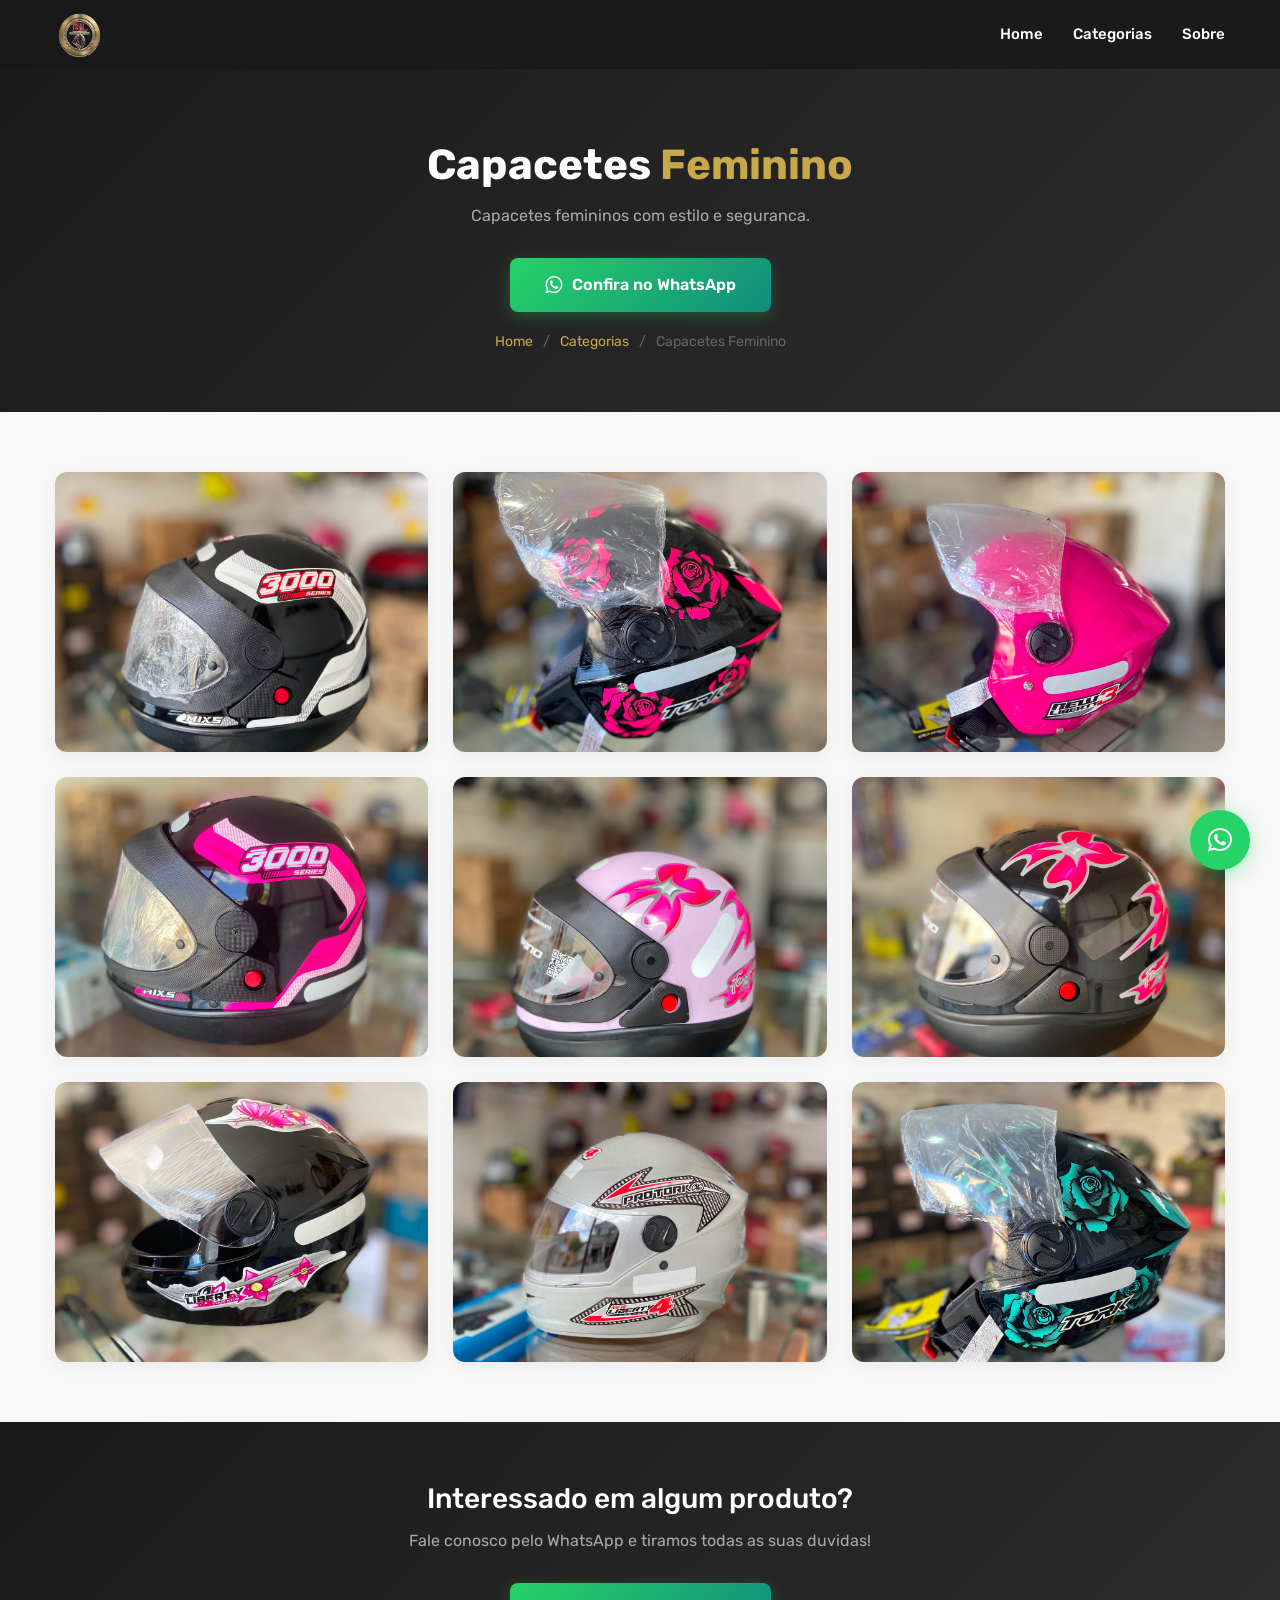
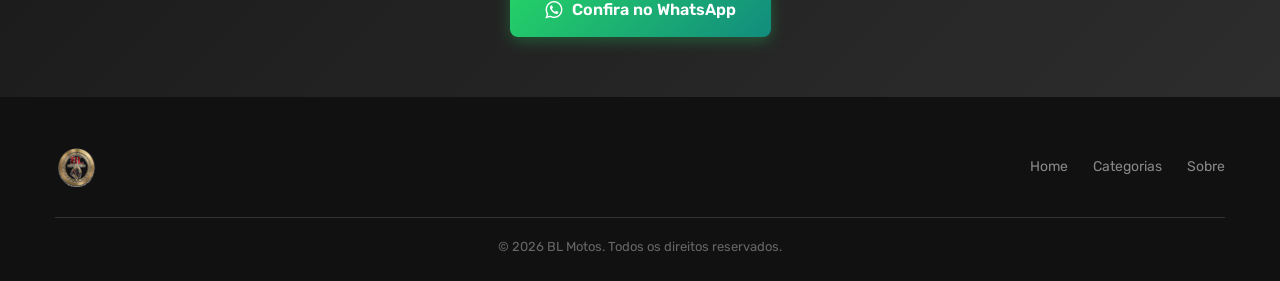
<file: categorias/feminino.html>
<!DOCTYPE html>
<html lang="pt-BR">
<head>
    <meta charset="UTF-8">
    <meta name="viewport" content="width=device-width, initial-scale=1.0">
    <title>BL Motos - Capacetes Feminino</title>
    <link rel="icon" type="image/png" href="../assets/images/logo/logo_transparent.png" />
    <link rel="stylesheet" href="../assets/css/vendor/font-awesome.min.css" />
    <link rel="stylesheet" href="../assets/css/vendor/Pe-icon-7-stroke.css" />
    <link rel="stylesheet" href="../assets/css/plugins/animate.min.css">
    <link rel="stylesheet" href="../assets/css/style.css">
    <style>
        * { margin: 0; padding: 0; box-sizing: border-box; }
        html { scroll-behavior: smooth; }
        body { font-family: 'Rubik', sans-serif; color: #4A4A4A; background: #f8f8f8; }
        .landing-header {
            position: fixed; top: 0; left: 0; width: 100%; z-index: 1000;
            background: rgba(26, 26, 26, 0.95); backdrop-filter: blur(10px);
            padding: 12px 0; transition: all 0.3s ease;
        }
        .landing-header .container { display: flex; justify-content: space-between; align-items: center; }
        .landing-header .logo img { max-height: 45px; }
        .landing-header nav ul { list-style: none; display: flex; gap: 30px; margin: 0; padding: 0; }
        .landing-header nav ul li a {
            color: #fff; text-decoration: none; font-weight: 500; font-size: 15px;
            transition: color 0.3s; position: relative;
        }
        .landing-header nav ul li a:hover { color: #C9A84C; }
        .landing-header nav ul li a::after {
            content: ''; position: absolute; bottom: -4px; left: 0; width: 0; height: 2px;
            background: #C9A84C; transition: width 0.3s;
        }
        .landing-header nav ul li a:hover::after { width: 100%; }
        .mobile-toggle { display: none; background: none; border: none; color: #fff; font-size: 24px; cursor: pointer; }

        .category-hero {
            background: linear-gradient(135deg, #1A1A1A 0%, #2D2D2D 100%);
            padding: 140px 0 60px; text-align: center;
        }
        .category-hero h1 { font-size: 42px; font-weight: 700; color: #fff; margin-bottom: 15px; }
        .category-hero h1 span { color: #C9A84C; }
        .category-hero p { color: #aaa; font-size: 16px; max-width: 500px; margin: 0 auto 30px; }
        .breadcrumb-custom { display: flex; justify-content: center; gap: 10px; margin-top: 20px; }
        .breadcrumb-custom a { color: #C9A84C; text-decoration: none; font-size: 14px; }
        .breadcrumb-custom a:hover { text-decoration: underline; }
        .breadcrumb-custom span { color: #666; font-size: 14px; }

        .products-grid {
            display: grid; grid-template-columns: repeat(auto-fill, minmax(280px, 1fr));
            gap: 25px; padding: 60px 0;
        }
        .product-card {
            background: #fff; border-radius: 12px; overflow: hidden;
            box-shadow: 0 4px 20px rgba(0,0,0,0.06); transition: all 0.3s;
        }
        .product-card:hover { transform: translateY(-5px); box-shadow: 0 8px 30px rgba(0,0,0,0.12); }
        .product-img {
            width: 100%; height: 280px; overflow: hidden; background: #f5f5f5;
            display: flex; align-items: center; justify-content: center;
        }
        .product-img img { width: 100%; height: 100%; object-fit: cover; transition: transform 0.4s; }
        .product-card:hover .product-img img { transform: scale(1.05); }

        .cta-section {
            background: linear-gradient(135deg, #1A1A1A 0%, #2D2D2D 100%);
            padding: 60px 0; text-align: center;
        }
        .cta-section h2 { color: #fff; font-size: 28px; margin-bottom: 15px; }
        .cta-section p { color: #aaa; margin-bottom: 30px; font-size: 16px; }
        .btn-whatsapp-cta {
            display: inline-flex; align-items: center; gap: 10px;
            background: linear-gradient(135deg, #25D366 0%, #128C7E 100%);
            color: #fff; padding: 16px 35px; border-radius: 8px;
            text-decoration: none; font-weight: 600; font-size: 16px;
            transition: all 0.3s; box-shadow: 0 4px 15px rgba(37, 211, 102, 0.3);
        }
        .btn-whatsapp-cta:hover { transform: translateY(-3px); box-shadow: 0 6px 20px rgba(37, 211, 102, 0.4); color: #fff; }
        .btn-whatsapp-cta i { font-size: 20px; }

        .landing-footer { background: #111; padding: 50px 0 25px; }
        .footer-content { display: flex; justify-content: space-between; align-items: center; flex-wrap: wrap; gap: 20px; }
        .footer-logo img { max-height: 40px; }
        .footer-links { display: flex; gap: 25px; }
        .footer-links a { color: #888; text-decoration: none; font-size: 14px; transition: color 0.3s; }
        .footer-links a:hover { color: #C9A84C; }
        .footer-copy { width: 100%; text-align: center; margin-top: 30px; padding-top: 20px; border-top: 1px solid #333; }
        .footer-copy p { color: #666; font-size: 13px; margin: 0; }

        .whatsapp-float {
            position: fixed; bottom: 30px; right: 30px; z-index: 999;
            width: 60px; height: 60px; background: #25D366; border-radius: 50%;
            display: flex; align-items: center; justify-content: center;
            box-shadow: 0 4px 20px rgba(37, 211, 102, 0.4);
            transition: all 0.3s; text-decoration: none;
        }
        .whatsapp-float:hover { transform: scale(1.1); }
        .whatsapp-float i { color: #fff; font-size: 28px; }

        .container { max-width: 1200px; margin: 0 auto; padding: 0 15px; }

        @media (max-width: 991px) {
            .landing-header nav { display: none; }
            .landing-header nav.active {
                display: block; position: absolute; top: 100%; left: 0; width: 100%;
                background: rgba(26, 26, 26, 0.98); padding: 20px;
            }
            .landing-header nav ul { flex-direction: column; gap: 15px; }
            .mobile-toggle { display: block; }
            .category-hero h1 { font-size: 32px; }
        }
        @media (max-width: 575px) {
            .products-grid { grid-template-columns: repeat(2, 1fr); gap: 15px; }
            .product-img { height: 200px; }
            .footer-content { flex-direction: column; text-align: center; }
        }
    </style>
</head>
<body>
    <header class="landing-header" id="header">
        <div class="container">
            <a href="../index.html" class="logo">
                <img src="../assets/images/logo/logo_transparent.png" alt="BL Motos">
            </a>
            <nav id="nav">
                <ul>
                    <li><a href="../index.html">Home</a></li>
                    <li><a href="../index.html#categorias">Categorias</a></li>
                    <li><a href="../index.html#sobre">Sobre</a></li>
                </ul>
            </nav>
            <button class="mobile-toggle" id="mobileToggle" aria-label="Menu">
                <i class="fa fa-bars"></i>
            </button>
        </div>
    </header>

    <div class="category-hero">
        <div class="container">
            <h1>Capacetes <span>Feminino</span></h1>
            <p>Capacetes femininos com estilo e seguranca.</p>
            <a href="https://wa.me/5585986487022?text=Ol%C3%A1%2C%20vi%20os%20Capacetes%20Feminino%20no%20site%20da%20BL%20Motos%20e%20gostaria%20de%20saber%20mais." target="_blank" class="btn-whatsapp-cta">
                <i class="fa fa-whatsapp"></i> Confira no WhatsApp
            </a>
            <div class="breadcrumb-custom">
                <a href="../index.html">Home</a> <span>/</span> <a href="../index.html#categorias">Categorias</a> <span>/</span> <span>Capacetes Feminino</span>
            </div>
        </div>
    </div>

    <div class="container">
        <div class="products-grid">
                        <div class="product-card">
                            <div class="product-img">
                                <img src="../assets/images/categories/feminino/1.jpeg" alt="Capacetes Feminino" loading="lazy">
                            </div>
                        </div>
                        <div class="product-card">
                            <div class="product-img">
                                <img src="../assets/images/categories/feminino/2.jpeg" alt="Capacetes Feminino" loading="lazy">
                            </div>
                        </div>
                        <div class="product-card">
                            <div class="product-img">
                                <img src="../assets/images/categories/feminino/3.jpeg" alt="Capacetes Feminino" loading="lazy">
                            </div>
                        </div>
                        <div class="product-card">
                            <div class="product-img">
                                <img src="../assets/images/categories/feminino/4.jpeg" alt="Capacetes Feminino" loading="lazy">
                            </div>
                        </div>
                        <div class="product-card">
                            <div class="product-img">
                                <img src="../assets/images/categories/feminino/5.jpeg" alt="Capacetes Feminino" loading="lazy">
                            </div>
                        </div>
                        <div class="product-card">
                            <div class="product-img">
                                <img src="../assets/images/categories/feminino/6.jpeg" alt="Capacetes Feminino" loading="lazy">
                            </div>
                        </div>
                        <div class="product-card">
                            <div class="product-img">
                                <img src="../assets/images/categories/feminino/7.jpeg" alt="Capacetes Feminino" loading="lazy">
                            </div>
                        </div>
                        <div class="product-card">
                            <div class="product-img">
                                <img src="../assets/images/categories/feminino/8.jpeg" alt="Capacetes Feminino" loading="lazy">
                            </div>
                        </div>
                        <div class="product-card">
                            <div class="product-img">
                                <img src="../assets/images/categories/feminino/9.jpeg" alt="Capacetes Feminino" loading="lazy">
                            </div>
                        </div>
        </div>
    </div>

    <div class="cta-section">
        <div class="container">
            <h2>Interessado em algum produto?</h2>
            <p>Fale conosco pelo WhatsApp e tiramos todas as suas duvidas!</p>
            <a href="https://wa.me/5585986487022?text=Ol%C3%A1%2C%20vi%20os%20Capacetes%20Feminino%20no%20site%20da%20BL%20Motos%20e%20gostaria%20de%20saber%20mais." target="_blank" class="btn-whatsapp-cta">
                <i class="fa fa-whatsapp"></i> Confira no WhatsApp
            </a>
        </div>
    </div>

    <footer class="landing-footer">
        <div class="container">
            <div class="footer-content">
                <a href="../index.html" class="footer-logo">
                    <img src="../assets/images/logo/logo_transparent.png" alt="BL Motos">
                </a>
                <div class="footer-links">
                    <a href="../index.html">Home</a>
                    <a href="../index.html#categorias">Categorias</a>
                    <a href="../index.html#sobre">Sobre</a>
                </div>
            </div>
            <div class="footer-copy">
                <p>&copy; 2026 BL Motos. Todos os direitos reservados.</p>
            </div>
        </div>
    </footer>

    <a href="https://wa.me/5585986487022?text=Ol%C3%A1%2C%20vi%20os%20Capacetes%20Feminino%20no%20site%20da%20BL%20Motos%20e%20gostaria%20de%20saber%20mais." target="_blank" class="whatsapp-float">
        <i class="fa fa-whatsapp"></i>
    </a>

    <script>
        document.getElementById('mobileToggle').addEventListener('click', function() {
            document.getElementById('nav').classList.toggle('active');
        });
    </script>
</body>
</html>
</file>
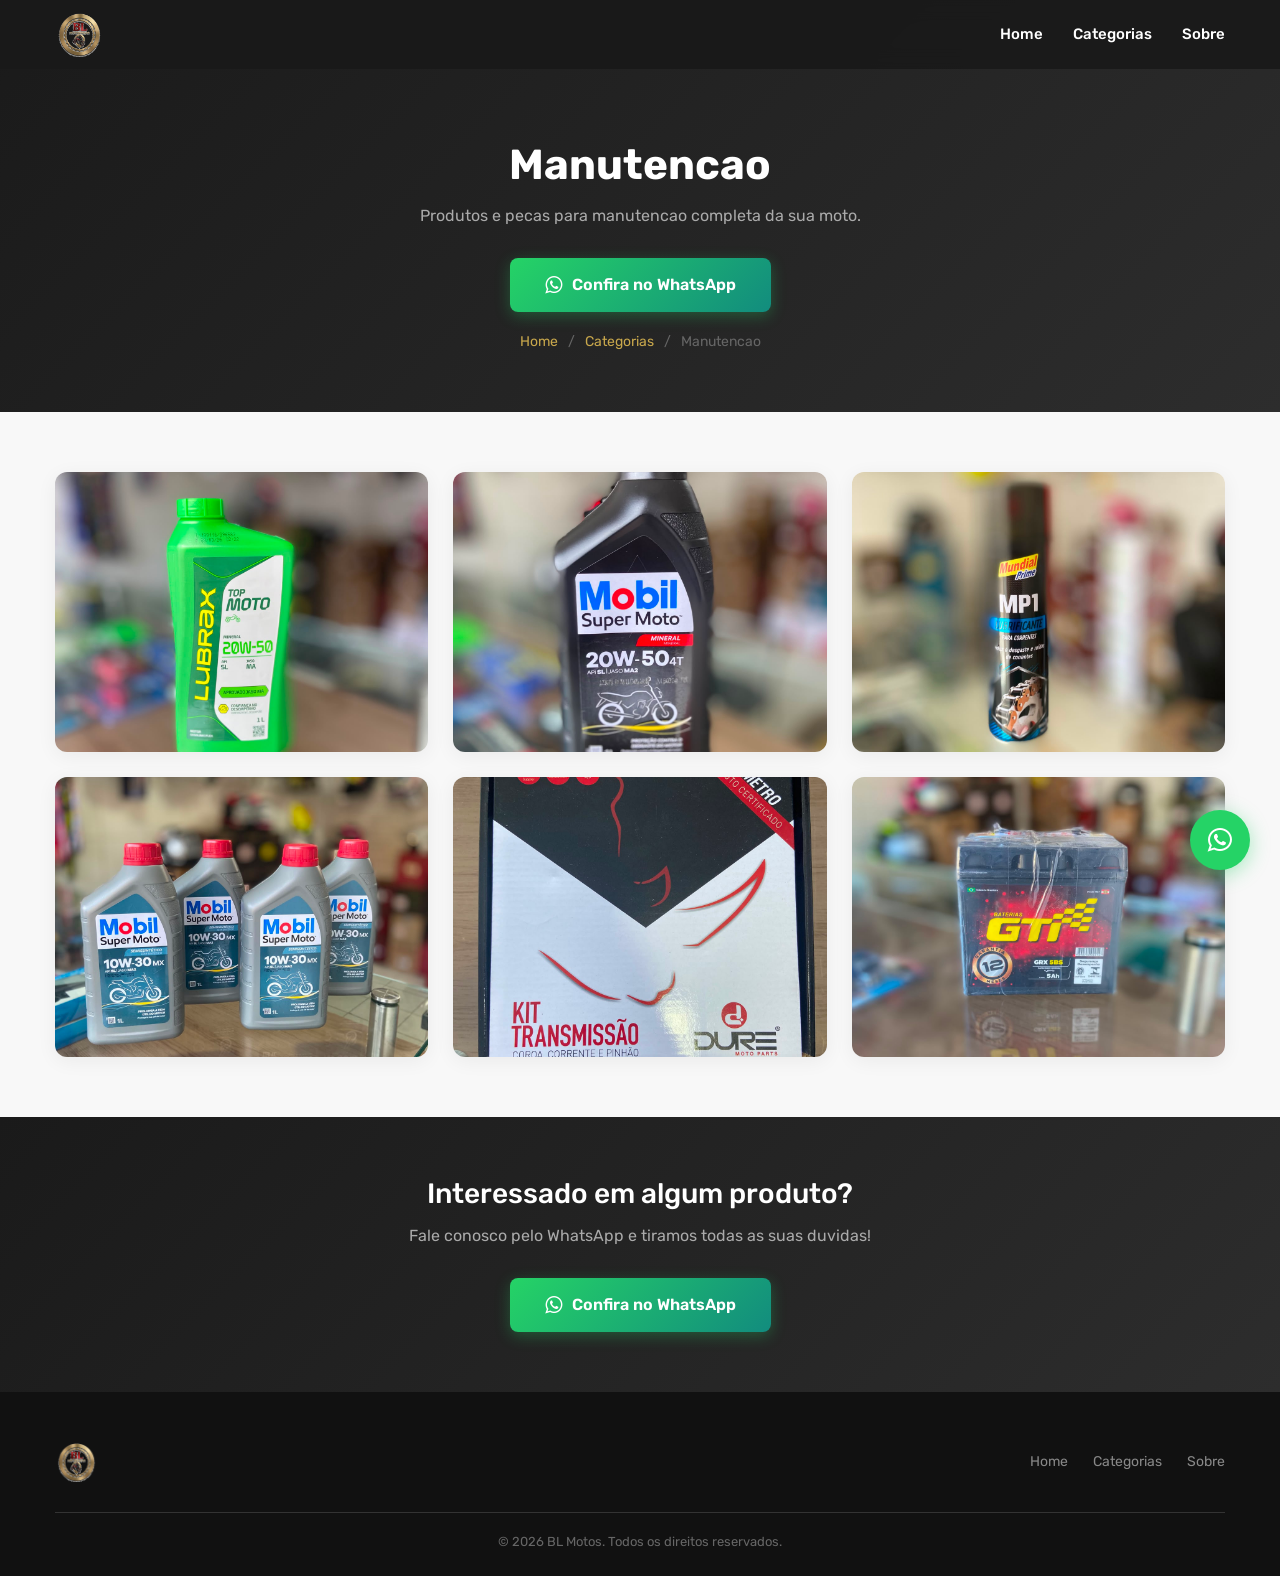
<file: categorias/manutencao.html>
<!DOCTYPE html>
<html lang="pt-BR">
<head>
    <meta charset="UTF-8">
    <meta name="viewport" content="width=device-width, initial-scale=1.0">
    <title>BL Motos - Manutencao</title>
    <link rel="icon" type="image/png" href="../assets/images/logo/logo_transparent.png" />
    <link rel="stylesheet" href="../assets/css/vendor/font-awesome.min.css" />
    <link rel="stylesheet" href="../assets/css/vendor/Pe-icon-7-stroke.css" />
    <link rel="stylesheet" href="../assets/css/plugins/animate.min.css">
    <link rel="stylesheet" href="../assets/css/style.css">
    <style>
        * { margin: 0; padding: 0; box-sizing: border-box; }
        html { scroll-behavior: smooth; }
        body { font-family: 'Rubik', sans-serif; color: #4A4A4A; background: #f8f8f8; }
        .landing-header {
            position: fixed; top: 0; left: 0; width: 100%; z-index: 1000;
            background: rgba(26, 26, 26, 0.95); backdrop-filter: blur(10px);
            padding: 12px 0; transition: all 0.3s ease;
        }
        .landing-header .container { display: flex; justify-content: space-between; align-items: center; }
        .landing-header .logo img { max-height: 45px; }
        .landing-header nav ul { list-style: none; display: flex; gap: 30px; margin: 0; padding: 0; }
        .landing-header nav ul li a {
            color: #fff; text-decoration: none; font-weight: 500; font-size: 15px;
            transition: color 0.3s; position: relative;
        }
        .landing-header nav ul li a:hover { color: #C9A84C; }
        .landing-header nav ul li a::after {
            content: ''; position: absolute; bottom: -4px; left: 0; width: 0; height: 2px;
            background: #C9A84C; transition: width 0.3s;
        }
        .landing-header nav ul li a:hover::after { width: 100%; }
        .mobile-toggle { display: none; background: none; border: none; color: #fff; font-size: 24px; cursor: pointer; }

        .category-hero {
            background: linear-gradient(135deg, #1A1A1A 0%, #2D2D2D 100%);
            padding: 140px 0 60px; text-align: center;
        }
        .category-hero h1 { font-size: 42px; font-weight: 700; color: #fff; margin-bottom: 15px; }
        .category-hero h1 span { color: #C9A84C; }
        .category-hero p { color: #aaa; font-size: 16px; max-width: 500px; margin: 0 auto 30px; }
        .breadcrumb-custom { display: flex; justify-content: center; gap: 10px; margin-top: 20px; }
        .breadcrumb-custom a { color: #C9A84C; text-decoration: none; font-size: 14px; }
        .breadcrumb-custom a:hover { text-decoration: underline; }
        .breadcrumb-custom span { color: #666; font-size: 14px; }

        .products-grid {
            display: grid; grid-template-columns: repeat(auto-fill, minmax(280px, 1fr));
            gap: 25px; padding: 60px 0;
        }
        .product-card {
            background: #fff; border-radius: 12px; overflow: hidden;
            box-shadow: 0 4px 20px rgba(0,0,0,0.06); transition: all 0.3s;
        }
        .product-card:hover { transform: translateY(-5px); box-shadow: 0 8px 30px rgba(0,0,0,0.12); }
        .product-img {
            width: 100%; height: 280px; overflow: hidden; background: #f5f5f5;
            display: flex; align-items: center; justify-content: center;
        }
        .product-img img { width: 100%; height: 100%; object-fit: cover; transition: transform 0.4s; }
        .product-card:hover .product-img img { transform: scale(1.05); }

        .cta-section {
            background: linear-gradient(135deg, #1A1A1A 0%, #2D2D2D 100%);
            padding: 60px 0; text-align: center;
        }
        .cta-section h2 { color: #fff; font-size: 28px; margin-bottom: 15px; }
        .cta-section p { color: #aaa; margin-bottom: 30px; font-size: 16px; }
        .btn-whatsapp-cta {
            display: inline-flex; align-items: center; gap: 10px;
            background: linear-gradient(135deg, #25D366 0%, #128C7E 100%);
            color: #fff; padding: 16px 35px; border-radius: 8px;
            text-decoration: none; font-weight: 600; font-size: 16px;
            transition: all 0.3s; box-shadow: 0 4px 15px rgba(37, 211, 102, 0.3);
        }
        .btn-whatsapp-cta:hover { transform: translateY(-3px); box-shadow: 0 6px 20px rgba(37, 211, 102, 0.4); color: #fff; }
        .btn-whatsapp-cta i { font-size: 20px; }

        .landing-footer { background: #111; padding: 50px 0 25px; }
        .footer-content { display: flex; justify-content: space-between; align-items: center; flex-wrap: wrap; gap: 20px; }
        .footer-logo img { max-height: 40px; }
        .footer-links { display: flex; gap: 25px; }
        .footer-links a { color: #888; text-decoration: none; font-size: 14px; transition: color 0.3s; }
        .footer-links a:hover { color: #C9A84C; }
        .footer-copy { width: 100%; text-align: center; margin-top: 30px; padding-top: 20px; border-top: 1px solid #333; }
        .footer-copy p { color: #666; font-size: 13px; margin: 0; }

        .whatsapp-float {
            position: fixed; bottom: 30px; right: 30px; z-index: 999;
            width: 60px; height: 60px; background: #25D366; border-radius: 50%;
            display: flex; align-items: center; justify-content: center;
            box-shadow: 0 4px 20px rgba(37, 211, 102, 0.4);
            transition: all 0.3s; text-decoration: none;
        }
        .whatsapp-float:hover { transform: scale(1.1); }
        .whatsapp-float i { color: #fff; font-size: 28px; }

        .container { max-width: 1200px; margin: 0 auto; padding: 0 15px; }

        @media (max-width: 991px) {
            .landing-header nav { display: none; }
            .landing-header nav.active {
                display: block; position: absolute; top: 100%; left: 0; width: 100%;
                background: rgba(26, 26, 26, 0.98); padding: 20px;
            }
            .landing-header nav ul { flex-direction: column; gap: 15px; }
            .mobile-toggle { display: block; }
            .category-hero h1 { font-size: 32px; }
        }
        @media (max-width: 575px) {
            .products-grid { grid-template-columns: repeat(2, 1fr); gap: 15px; }
            .product-img { height: 200px; }
            .footer-content { flex-direction: column; text-align: center; }
        }
    </style>
</head>
<body>
    <header class="landing-header" id="header">
        <div class="container">
            <a href="../index.html" class="logo">
                <img src="../assets/images/logo/logo_transparent.png" alt="BL Motos">
            </a>
            <nav id="nav">
                <ul>
                    <li><a href="../index.html">Home</a></li>
                    <li><a href="../index.html#categorias">Categorias</a></li>
                    <li><a href="../index.html#sobre">Sobre</a></li>
                </ul>
            </nav>
            <button class="mobile-toggle" id="mobileToggle" aria-label="Menu">
                <i class="fa fa-bars"></i>
            </button>
        </div>
    </header>

    <div class="category-hero">
        <div class="container">
            <h1>Manutencao <span></span></h1>
            <p>Produtos e pecas para manutencao completa da sua moto.</p>
            <a href="https://wa.me/5585986487022?text=Ol%C3%A1%2C%20vi%20a%20se%C3%A7%C3%A3o%20de%20Manuten%C3%A7%C3%A3o%20no%20site%20da%20BL%20Motos%20e%20gostaria%20de%20saber%20mais." target="_blank" class="btn-whatsapp-cta">
                <i class="fa fa-whatsapp"></i> Confira no WhatsApp
            </a>
            <div class="breadcrumb-custom">
                <a href="../index.html">Home</a> <span>/</span> <a href="../index.html#categorias">Categorias</a> <span>/</span> <span>Manutencao</span>
            </div>
        </div>
    </div>

    <div class="container">
        <div class="products-grid">
                        <div class="product-card">
                            <div class="product-img">
                                <img src="../assets/images/categories/manutencao/1.jpeg" alt="Manutencao" loading="lazy">
                            </div>
                        </div>
                        <div class="product-card">
                            <div class="product-img">
                                <img src="../assets/images/categories/manutencao/2.jpeg" alt="Manutencao" loading="lazy">
                            </div>
                        </div>
                        <div class="product-card">
                            <div class="product-img">
                                <img src="../assets/images/categories/manutencao/3.jpeg" alt="Manutencao" loading="lazy">
                            </div>
                        </div>
                        <div class="product-card">
                            <div class="product-img">
                                <img src="../assets/images/categories/manutencao/4.jpeg" alt="Manutencao" loading="lazy">
                            </div>
                        </div>
                        <div class="product-card">
                            <div class="product-img">
                                <img src="../assets/images/categories/manutencao/5.jpeg" alt="Manutencao" loading="lazy">
                            </div>
                        </div>
                        <div class="product-card">
                            <div class="product-img">
                                <img src="../assets/images/categories/manutencao/6.jpeg" alt="Manutencao" loading="lazy">
                            </div>
                        </div>
        </div>
    </div>

    <div class="cta-section">
        <div class="container">
            <h2>Interessado em algum produto?</h2>
            <p>Fale conosco pelo WhatsApp e tiramos todas as suas duvidas!</p>
            <a href="https://wa.me/5585986487022?text=Ol%C3%A1%2C%20vi%20a%20se%C3%A7%C3%A3o%20de%20Manuten%C3%A7%C3%A3o%20no%20site%20da%20BL%20Motos%20e%20gostaria%20de%20saber%20mais." target="_blank" class="btn-whatsapp-cta">
                <i class="fa fa-whatsapp"></i> Confira no WhatsApp
            </a>
        </div>
    </div>

    <footer class="landing-footer">
        <div class="container">
            <div class="footer-content">
                <a href="../index.html" class="footer-logo">
                    <img src="../assets/images/logo/logo_transparent.png" alt="BL Motos">
                </a>
                <div class="footer-links">
                    <a href="../index.html">Home</a>
                    <a href="../index.html#categorias">Categorias</a>
                    <a href="../index.html#sobre">Sobre</a>
                </div>
            </div>
            <div class="footer-copy">
                <p>&copy; 2026 BL Motos. Todos os direitos reservados.</p>
            </div>
        </div>
    </footer>

    <a href="https://wa.me/5585986487022?text=Ol%C3%A1%2C%20vi%20a%20se%C3%A7%C3%A3o%20de%20Manuten%C3%A7%C3%A3o%20no%20site%20da%20BL%20Motos%20e%20gostaria%20de%20saber%20mais." target="_blank" class="whatsapp-float">
        <i class="fa fa-whatsapp"></i>
    </a>

    <script>
        document.getElementById('mobileToggle').addEventListener('click', function() {
            document.getElementById('nav').classList.toggle('active');
        });
    </script>
</body>
</html>
</file>
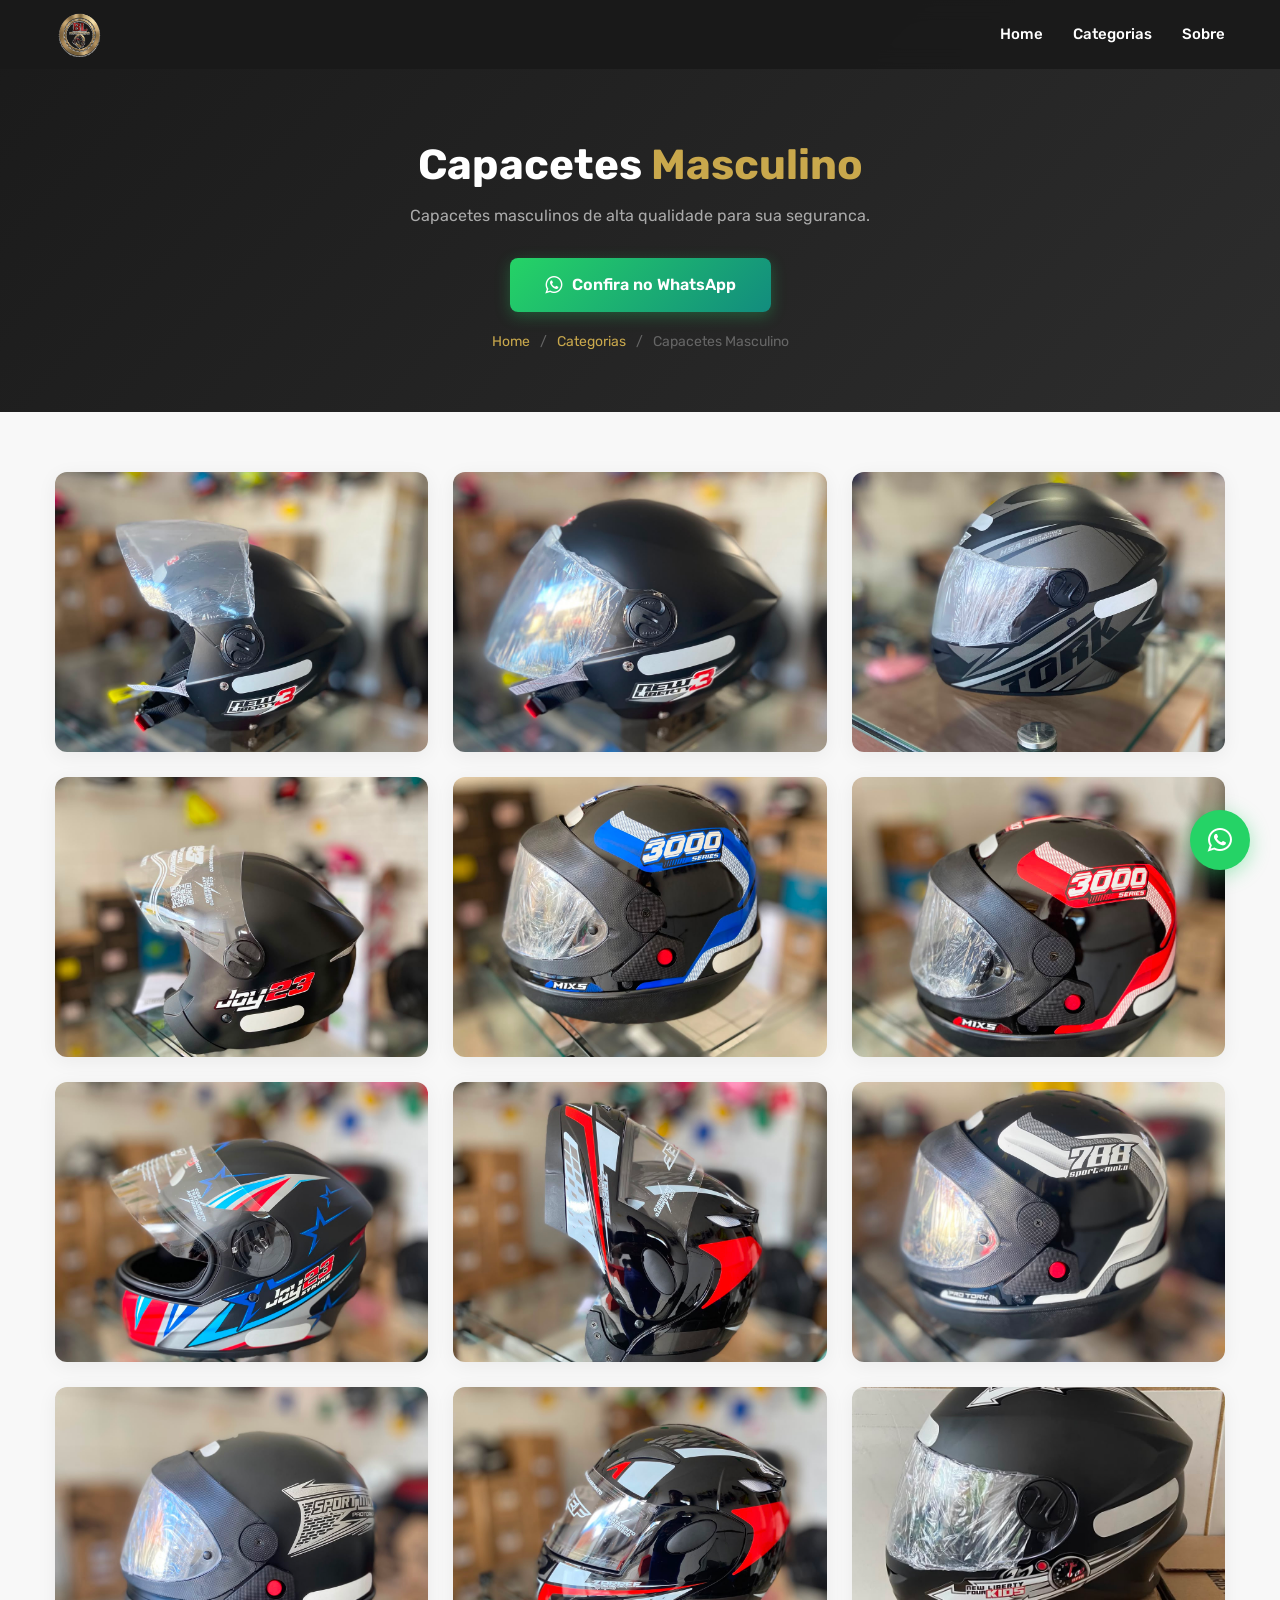
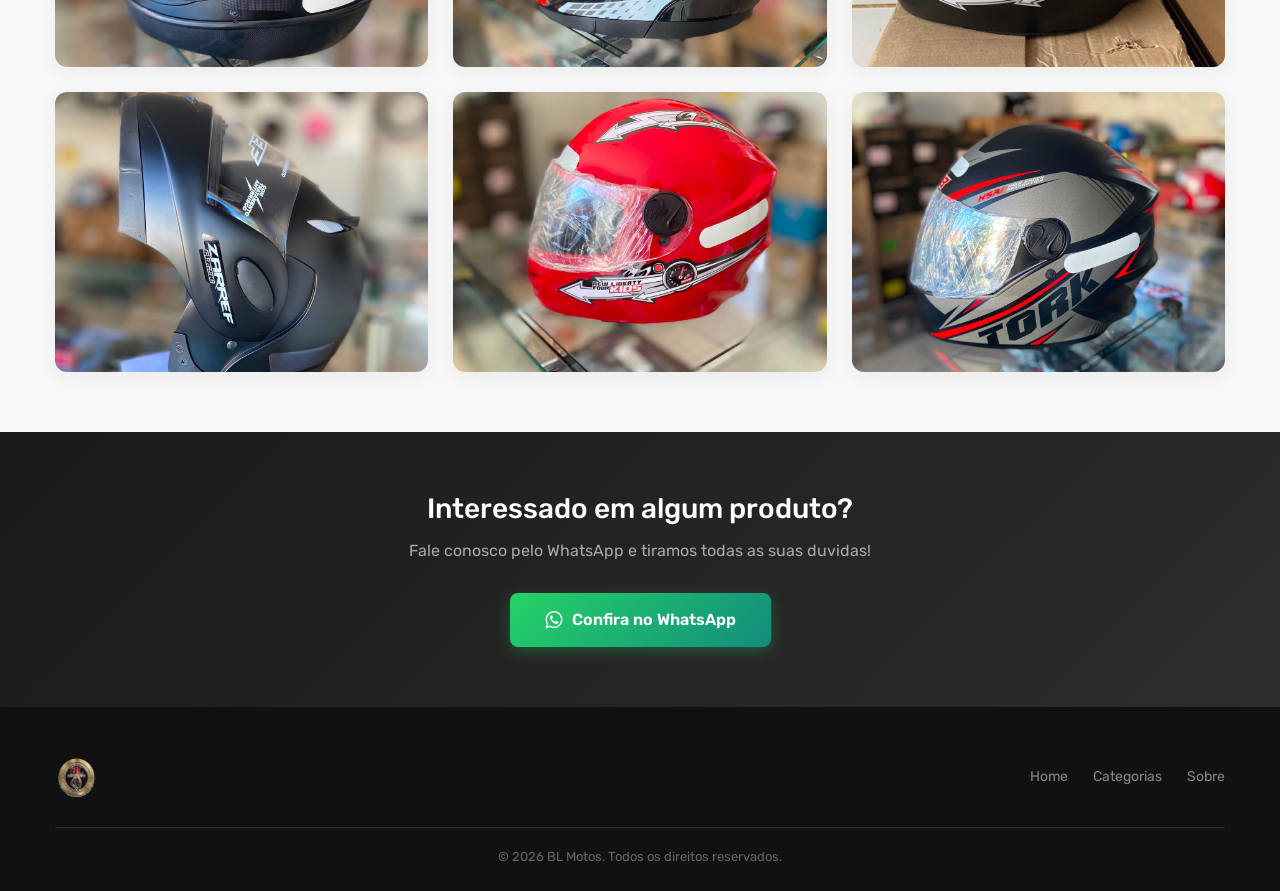
<file: categorias/masculino.html>
<!DOCTYPE html>
<html lang="pt-BR">
<head>
    <meta charset="UTF-8">
    <meta name="viewport" content="width=device-width, initial-scale=1.0">
    <title>BL Motos - Capacetes Masculino</title>
    <link rel="icon" type="image/png" href="../assets/images/logo/logo_transparent.png" />
    <link rel="stylesheet" href="../assets/css/vendor/font-awesome.min.css" />
    <link rel="stylesheet" href="../assets/css/vendor/Pe-icon-7-stroke.css" />
    <link rel="stylesheet" href="../assets/css/plugins/animate.min.css">
    <link rel="stylesheet" href="../assets/css/style.css">
    <style>
        * { margin: 0; padding: 0; box-sizing: border-box; }
        html { scroll-behavior: smooth; }
        body { font-family: 'Rubik', sans-serif; color: #4A4A4A; background: #f8f8f8; }
        .landing-header {
            position: fixed; top: 0; left: 0; width: 100%; z-index: 1000;
            background: rgba(26, 26, 26, 0.95); backdrop-filter: blur(10px);
            padding: 12px 0; transition: all 0.3s ease;
        }
        .landing-header .container { display: flex; justify-content: space-between; align-items: center; }
        .landing-header .logo img { max-height: 45px; }
        .landing-header nav ul { list-style: none; display: flex; gap: 30px; margin: 0; padding: 0; }
        .landing-header nav ul li a {
            color: #fff; text-decoration: none; font-weight: 500; font-size: 15px;
            transition: color 0.3s; position: relative;
        }
        .landing-header nav ul li a:hover { color: #C9A84C; }
        .landing-header nav ul li a::after {
            content: ''; position: absolute; bottom: -4px; left: 0; width: 0; height: 2px;
            background: #C9A84C; transition: width 0.3s;
        }
        .landing-header nav ul li a:hover::after { width: 100%; }
        .mobile-toggle { display: none; background: none; border: none; color: #fff; font-size: 24px; cursor: pointer; }

        .category-hero {
            background: linear-gradient(135deg, #1A1A1A 0%, #2D2D2D 100%);
            padding: 140px 0 60px; text-align: center;
        }
        .category-hero h1 { font-size: 42px; font-weight: 700; color: #fff; margin-bottom: 15px; }
        .category-hero h1 span { color: #C9A84C; }
        .category-hero p { color: #aaa; font-size: 16px; max-width: 500px; margin: 0 auto 30px; }
        .breadcrumb-custom { display: flex; justify-content: center; gap: 10px; margin-top: 20px; }
        .breadcrumb-custom a { color: #C9A84C; text-decoration: none; font-size: 14px; }
        .breadcrumb-custom a:hover { text-decoration: underline; }
        .breadcrumb-custom span { color: #666; font-size: 14px; }

        .products-grid {
            display: grid; grid-template-columns: repeat(auto-fill, minmax(280px, 1fr));
            gap: 25px; padding: 60px 0;
        }
        .product-card {
            background: #fff; border-radius: 12px; overflow: hidden;
            box-shadow: 0 4px 20px rgba(0,0,0,0.06); transition: all 0.3s;
        }
        .product-card:hover { transform: translateY(-5px); box-shadow: 0 8px 30px rgba(0,0,0,0.12); }
        .product-img {
            width: 100%; height: 280px; overflow: hidden; background: #f5f5f5;
            display: flex; align-items: center; justify-content: center;
        }
        .product-img img { width: 100%; height: 100%; object-fit: cover; transition: transform 0.4s; }
        .product-card:hover .product-img img { transform: scale(1.05); }

        .cta-section {
            background: linear-gradient(135deg, #1A1A1A 0%, #2D2D2D 100%);
            padding: 60px 0; text-align: center;
        }
        .cta-section h2 { color: #fff; font-size: 28px; margin-bottom: 15px; }
        .cta-section p { color: #aaa; margin-bottom: 30px; font-size: 16px; }
        .btn-whatsapp-cta {
            display: inline-flex; align-items: center; gap: 10px;
            background: linear-gradient(135deg, #25D366 0%, #128C7E 100%);
            color: #fff; padding: 16px 35px; border-radius: 8px;
            text-decoration: none; font-weight: 600; font-size: 16px;
            transition: all 0.3s; box-shadow: 0 4px 15px rgba(37, 211, 102, 0.3);
        }
        .btn-whatsapp-cta:hover { transform: translateY(-3px); box-shadow: 0 6px 20px rgba(37, 211, 102, 0.4); color: #fff; }
        .btn-whatsapp-cta i { font-size: 20px; }

        .landing-footer { background: #111; padding: 50px 0 25px; }
        .footer-content { display: flex; justify-content: space-between; align-items: center; flex-wrap: wrap; gap: 20px; }
        .footer-logo img { max-height: 40px; }
        .footer-links { display: flex; gap: 25px; }
        .footer-links a { color: #888; text-decoration: none; font-size: 14px; transition: color 0.3s; }
        .footer-links a:hover { color: #C9A84C; }
        .footer-copy { width: 100%; text-align: center; margin-top: 30px; padding-top: 20px; border-top: 1px solid #333; }
        .footer-copy p { color: #666; font-size: 13px; margin: 0; }

        .whatsapp-float {
            position: fixed; bottom: 30px; right: 30px; z-index: 999;
            width: 60px; height: 60px; background: #25D366; border-radius: 50%;
            display: flex; align-items: center; justify-content: center;
            box-shadow: 0 4px 20px rgba(37, 211, 102, 0.4);
            transition: all 0.3s; text-decoration: none;
        }
        .whatsapp-float:hover { transform: scale(1.1); }
        .whatsapp-float i { color: #fff; font-size: 28px; }

        .container { max-width: 1200px; margin: 0 auto; padding: 0 15px; }

        @media (max-width: 991px) {
            .landing-header nav { display: none; }
            .landing-header nav.active {
                display: block; position: absolute; top: 100%; left: 0; width: 100%;
                background: rgba(26, 26, 26, 0.98); padding: 20px;
            }
            .landing-header nav ul { flex-direction: column; gap: 15px; }
            .mobile-toggle { display: block; }
            .category-hero h1 { font-size: 32px; }
        }
        @media (max-width: 575px) {
            .products-grid { grid-template-columns: repeat(2, 1fr); gap: 15px; }
            .product-img { height: 200px; }
            .footer-content { flex-direction: column; text-align: center; }
        }
    </style>
</head>
<body>
    <header class="landing-header" id="header">
        <div class="container">
            <a href="../index.html" class="logo">
                <img src="../assets/images/logo/logo_transparent.png" alt="BL Motos">
            </a>
            <nav id="nav">
                <ul>
                    <li><a href="../index.html">Home</a></li>
                    <li><a href="../index.html#categorias">Categorias</a></li>
                    <li><a href="../index.html#sobre">Sobre</a></li>
                </ul>
            </nav>
            <button class="mobile-toggle" id="mobileToggle" aria-label="Menu">
                <i class="fa fa-bars"></i>
            </button>
        </div>
    </header>

    <div class="category-hero">
        <div class="container">
            <h1>Capacetes <span>Masculino</span></h1>
            <p>Capacetes masculinos de alta qualidade para sua seguranca.</p>
            <a href="https://wa.me/5585986487022?text=Ol%C3%A1%2C%20vi%20os%20Capacetes%20Masculino%20no%20site%20da%20BL%20Motos%20e%20gostaria%20de%20saber%20mais." target="_blank" class="btn-whatsapp-cta">
                <i class="fa fa-whatsapp"></i> Confira no WhatsApp
            </a>
            <div class="breadcrumb-custom">
                <a href="../index.html">Home</a> <span>/</span> <a href="../index.html#categorias">Categorias</a> <span>/</span> <span>Capacetes Masculino</span>
            </div>
        </div>
    </div>

    <div class="container">
        <div class="products-grid">
                        <div class="product-card">
                            <div class="product-img">
                                <img src="../assets/images/categories/masculino/1.jpeg" alt="Capacetes Masculino" loading="lazy">
                            </div>
                        </div>
                        <div class="product-card">
                            <div class="product-img">
                                <img src="../assets/images/categories/masculino/2.jpeg" alt="Capacetes Masculino" loading="lazy">
                            </div>
                        </div>
                        <div class="product-card">
                            <div class="product-img">
                                <img src="../assets/images/categories/masculino/3.jpeg" alt="Capacetes Masculino" loading="lazy">
                            </div>
                        </div>
                        <div class="product-card">
                            <div class="product-img">
                                <img src="../assets/images/categories/masculino/4.jpeg" alt="Capacetes Masculino" loading="lazy">
                            </div>
                        </div>
                        <div class="product-card">
                            <div class="product-img">
                                <img src="../assets/images/categories/masculino/5.jpeg" alt="Capacetes Masculino" loading="lazy">
                            </div>
                        </div>
                        <div class="product-card">
                            <div class="product-img">
                                <img src="../assets/images/categories/masculino/6.jpeg" alt="Capacetes Masculino" loading="lazy">
                            </div>
                        </div>
                        <div class="product-card">
                            <div class="product-img">
                                <img src="../assets/images/categories/masculino/7.jpeg" alt="Capacetes Masculino" loading="lazy">
                            </div>
                        </div>
                        <div class="product-card">
                            <div class="product-img">
                                <img src="../assets/images/categories/masculino/8.jpeg" alt="Capacetes Masculino" loading="lazy">
                            </div>
                        </div>
                        <div class="product-card">
                            <div class="product-img">
                                <img src="../assets/images/categories/masculino/9.jpeg" alt="Capacetes Masculino" loading="lazy">
                            </div>
                        </div>
                        <div class="product-card">
                            <div class="product-img">
                                <img src="../assets/images/categories/masculino/10.jpeg" alt="Capacetes Masculino" loading="lazy">
                            </div>
                        </div>
                        <div class="product-card">
                            <div class="product-img">
                                <img src="../assets/images/categories/masculino/11.jpeg" alt="Capacetes Masculino" loading="lazy">
                            </div>
                        </div>
                        <div class="product-card">
                            <div class="product-img">
                                <img src="../assets/images/categories/masculino/12.jpeg" alt="Capacetes Masculino" loading="lazy">
                            </div>
                        </div>
                        <div class="product-card">
                            <div class="product-img">
                                <img src="../assets/images/categories/masculino/13.jpeg" alt="Capacetes Masculino" loading="lazy">
                            </div>
                        </div>
                        <div class="product-card">
                            <div class="product-img">
                                <img src="../assets/images/categories/masculino/14.jpeg" alt="Capacetes Masculino" loading="lazy">
                            </div>
                        </div>
                        <div class="product-card">
                            <div class="product-img">
                                <img src="../assets/images/categories/masculino/15.jpeg" alt="Capacetes Masculino" loading="lazy">
                            </div>
                        </div>
        </div>
    </div>

    <div class="cta-section">
        <div class="container">
            <h2>Interessado em algum produto?</h2>
            <p>Fale conosco pelo WhatsApp e tiramos todas as suas duvidas!</p>
            <a href="https://wa.me/5585986487022?text=Ol%C3%A1%2C%20vi%20os%20Capacetes%20Masculino%20no%20site%20da%20BL%20Motos%20e%20gostaria%20de%20saber%20mais." target="_blank" class="btn-whatsapp-cta">
                <i class="fa fa-whatsapp"></i> Confira no WhatsApp
            </a>
        </div>
    </div>

    <footer class="landing-footer">
        <div class="container">
            <div class="footer-content">
                <a href="../index.html" class="footer-logo">
                    <img src="../assets/images/logo/logo_transparent.png" alt="BL Motos">
                </a>
                <div class="footer-links">
                    <a href="../index.html">Home</a>
                    <a href="../index.html#categorias">Categorias</a>
                    <a href="../index.html#sobre">Sobre</a>
                </div>
            </div>
            <div class="footer-copy">
                <p>&copy; 2026 BL Motos. Todos os direitos reservados.</p>
            </div>
        </div>
    </footer>

    <a href="https://wa.me/5585986487022?text=Ol%C3%A1%2C%20vi%20os%20Capacetes%20Masculino%20no%20site%20da%20BL%20Motos%20e%20gostaria%20de%20saber%20mais." target="_blank" class="whatsapp-float">
        <i class="fa fa-whatsapp"></i>
    </a>

    <script>
        document.getElementById('mobileToggle').addEventListener('click', function() {
            document.getElementById('nav').classList.toggle('active');
        });
    </script>
</body>
</html>
</file>
<file: assets/css/vendor/Pe-icon-7-stroke.css>
@font-face {
	font-family: 'Pe-icon-7-stroke';
	src:url('../../fonts/Pe-icon-7-stroke.eot?d7yf1v');
	src:url('../../fonts/Pe-icon-7-stroke.eot?#iefixd7yf1v') format('embedded-opentype'),
		url('../../fonts/Pe-icon-7-stroke.woff?d7yf1v') format('woff'),
		url('../../fonts/Pe-icon-7-stroke.ttf?d7yf1v') format('truetype'),
		url('../../fonts/Pe-icon-7-stroke.svg?d7yf1v#Pe-icon-7-stroke') format('svg');
	font-weight: normal;
	font-style: normal;
}

[class^="pe-7s-"], [class*=" pe-7s-"] {
	font-family: 'Pe-icon-7-stroke';
	speak: none;
	font-style: normal;
	font-weight: normal;
	font-variant: normal;
	text-transform: none;
	line-height: 1;

	/* Better Font Rendering =========== */
	-webkit-font-smoothing: antialiased;
	-moz-osx-font-smoothing: grayscale;
}

.pe-7s-album:before {
	content: "\e6aa";
}
.pe-7s-arc:before {
	content: "\e6ab";
}
.pe-7s-back-2:before {
	content: "\e6ac";
}
.pe-7s-bandaid:before {
	content: "\e6ad";
}
.pe-7s-car:before {
	content: "\e6ae";
}
.pe-7s-diamond:before {
	content: "\e6af";
}
.pe-7s-door-lock:before {
	content: "\e6b0";
}
.pe-7s-eyedropper:before {
	content: "\e6b1";
}
.pe-7s-female:before {
	content: "\e6b2";
}
.pe-7s-gym:before {
	content: "\e6b3";
}
.pe-7s-hammer:before {
	content: "\e6b4";
}
.pe-7s-headphones:before {
	content: "\e6b5";
}
.pe-7s-helm:before {
	content: "\e6b6";
}
.pe-7s-hourglass:before {
	content: "\e6b7";
}
.pe-7s-leaf:before {
	content: "\e6b8";
}
.pe-7s-magic-wand:before {
	content: "\e6b9";
}
.pe-7s-male:before {
	content: "\e6ba";
}
.pe-7s-map-2:before {
	content: "\e6bb";
}
.pe-7s-next-2:before {
	content: "\e6bc";
}
.pe-7s-paint-bucket:before {
	content: "\e6bd";
}
.pe-7s-pendrive:before {
	content: "\e6be";
}
.pe-7s-photo:before {
	content: "\e6bf";
}
.pe-7s-piggy:before {
	content: "\e6c0";
}
.pe-7s-plugin:before {
	content: "\e6c1";
}
.pe-7s-refresh-2:before {
	content: "\e6c2";
}
.pe-7s-rocket:before {
	content: "\e6c3";
}
.pe-7s-settings:before {
	content: "\e6c4";
}
.pe-7s-shield:before {
	content: "\e6c5";
}
.pe-7s-smile:before {
	content: "\e6c6";
}
.pe-7s-usb:before {
	content: "\e6c7";
}
.pe-7s-vector:before {
	content: "\e6c8";
}
.pe-7s-wine:before {
	content: "\e6c9";
}
.pe-7s-cloud-upload:before {
	content: "\e68a";
}
.pe-7s-cash:before {
	content: "\e68c";
}
.pe-7s-close:before {
	content: "\e680";
}
.pe-7s-bluetooth:before {
	content: "\e68d";
}
.pe-7s-cloud-download:before {
	content: "\e68b";
}
.pe-7s-way:before {
	content: "\e68e";
}
.pe-7s-close-circle:before {
	content: "\e681";
}
.pe-7s-id:before {
	content: "\e68f";
}
.pe-7s-angle-up:before {
	content: "\e682";
}
.pe-7s-wristwatch:before {
	content: "\e690";
}
.pe-7s-angle-up-circle:before {
	content: "\e683";
}
.pe-7s-world:before {
	content: "\e691";
}
.pe-7s-angle-right:before {
	content: "\e684";
}
.pe-7s-volume:before {
	content: "\e692";
}
.pe-7s-angle-right-circle:before {
	content: "\e685";
}
.pe-7s-users:before {
	content: "\e693";
}
.pe-7s-angle-left:before {
	content: "\e686";
}
.pe-7s-user-female:before {
	content: "\e694";
}
.pe-7s-angle-left-circle:before {
	content: "\e687";
}
.pe-7s-up-arrow:before {
	content: "\e695";
}
.pe-7s-angle-down:before {
	content: "\e688";
}
.pe-7s-switch:before {
	content: "\e696";
}
.pe-7s-angle-down-circle:before {
	content: "\e689";
}
.pe-7s-scissors:before {
	content: "\e697";
}
.pe-7s-wallet:before {
	content: "\e600";
}
.pe-7s-safe:before {
	content: "\e698";
}
.pe-7s-volume2:before {
	content: "\e601";
}
.pe-7s-volume1:before {
	content: "\e602";
}
.pe-7s-voicemail:before {
	content: "\e603";
}
.pe-7s-video:before {
	content: "\e604";
}
.pe-7s-user:before {
	content: "\e605";
}
.pe-7s-upload:before {
	content: "\e606";
}
.pe-7s-unlock:before {
	content: "\e607";
}
.pe-7s-umbrella:before {
	content: "\e608";
}
.pe-7s-trash:before {
	content: "\e609";
}
.pe-7s-tools:before {
	content: "\e60a";
}
.pe-7s-timer:before {
	content: "\e60b";
}
.pe-7s-ticket:before {
	content: "\e60c";
}
.pe-7s-target:before {
	content: "\e60d";
}
.pe-7s-sun:before {
	content: "\e60e";
}
.pe-7s-study:before {
	content: "\e60f";
}
.pe-7s-stopwatch:before {
	content: "\e610";
}
.pe-7s-star:before {
	content: "\e611";
}
.pe-7s-speaker:before {
	content: "\e612";
}
.pe-7s-signal:before {
	content: "\e613";
}
.pe-7s-shuffle:before {
	content: "\e614";
}
.pe-7s-shopbag:before {
	content: "\e615";
}
.pe-7s-share:before {
	content: "\e616";
}
.pe-7s-server:before {
	content: "\e617";
}
.pe-7s-search:before {
	content: "\e618";
}
.pe-7s-film:before {
	content: "\e6a5";
}
.pe-7s-science:before {
	content: "\e619";
}
.pe-7s-disk:before {
	content: "\e6a6";
}
.pe-7s-ribbon:before {
	content: "\e61a";
}
.pe-7s-repeat:before {
	content: "\e61b";
}
.pe-7s-refresh:before {
	content: "\e61c";
}
.pe-7s-add-user:before {
	content: "\e6a9";
}
.pe-7s-refresh-cloud:before {
	content: "\e61d";
}
.pe-7s-paperclip:before {
	content: "\e69c";
}
.pe-7s-radio:before {
	content: "\e61e";
}
.pe-7s-note2:before {
	content: "\e69d";
}
.pe-7s-print:before {
	content: "\e61f";
}
.pe-7s-network:before {
	content: "\e69e";
}
.pe-7s-prev:before {
	content: "\e620";
}
.pe-7s-mute:before {
	content: "\e69f";
}
.pe-7s-power:before {
	content: "\e621";
}
.pe-7s-medal:before {
	content: "\e6a0";
}
.pe-7s-portfolio:before {
	content: "\e622";
}
.pe-7s-like2:before {
	content: "\e6a1";
}
.pe-7s-plus:before {
	content: "\e623";
}
.pe-7s-left-arrow:before {
	content: "\e6a2";
}
.pe-7s-play:before {
	content: "\e624";
}
.pe-7s-key:before {
	content: "\e6a3";
}
.pe-7s-plane:before {
	content: "\e625";
}
.pe-7s-joy:before {
	content: "\e6a4";
}
.pe-7s-photo-gallery:before {
	content: "\e626";
}
.pe-7s-pin:before {
	content: "\e69b";
}
.pe-7s-phone:before {
	content: "\e627";
}
.pe-7s-plug:before {
	content: "\e69a";
}
.pe-7s-pen:before {
	content: "\e628";
}
.pe-7s-right-arrow:before {
	content: "\e699";
}
.pe-7s-paper-plane:before {
	content: "\e629";
}
.pe-7s-delete-user:before {
	content: "\e6a7";
}
.pe-7s-paint:before {
	content: "\e62a";
}
.pe-7s-bottom-arrow:before {
	content: "\e6a8";
}
.pe-7s-notebook:before {
	content: "\e62b";
}
.pe-7s-note:before {
	content: "\e62c";
}
.pe-7s-next:before {
	content: "\e62d";
}
.pe-7s-news-paper:before {
	content: "\e62e";
}
.pe-7s-musiclist:before {
	content: "\e62f";
}
.pe-7s-music:before {
	content: "\e630";
}
.pe-7s-mouse:before {
	content: "\e631";
}
.pe-7s-more:before {
	content: "\e632";
}
.pe-7s-moon:before {
	content: "\e633";
}
.pe-7s-monitor:before {
	content: "\e634";
}
.pe-7s-micro:before {
	content: "\e635";
}
.pe-7s-menu:before {
	content: "\e636";
}
.pe-7s-map:before {
	content: "\e637";
}
.pe-7s-map-marker:before {
	content: "\e638";
}
.pe-7s-mail:before {
	content: "\e639";
}
.pe-7s-mail-open:before {
	content: "\e63a";
}
.pe-7s-mail-open-file:before {
	content: "\e63b";
}
.pe-7s-magnet:before {
	content: "\e63c";
}
.pe-7s-loop:before {
	content: "\e63d";
}
.pe-7s-look:before {
	content: "\e63e";
}
.pe-7s-lock:before {
	content: "\e63f";
}
.pe-7s-lintern:before {
	content: "\e640";
}
.pe-7s-link:before {
	content: "\e641";
}
.pe-7s-like:before {
	content: "\e642";
}
.pe-7s-light:before {
	content: "\e643";
}
.pe-7s-less:before {
	content: "\e644";
}
.pe-7s-keypad:before {
	content: "\e645";
}
.pe-7s-junk:before {
	content: "\e646";
}
.pe-7s-info:before {
	content: "\e647";
}
.pe-7s-home:before {
	content: "\e648";
}
.pe-7s-help2:before {
	content: "\e649";
}
.pe-7s-help1:before {
	content: "\e64a";
}
.pe-7s-graph3:before {
	content: "\e64b";
}
.pe-7s-graph2:before {
	content: "\e64c";
}
.pe-7s-graph1:before {
	content: "\e64d";
}
.pe-7s-graph:before {
	content: "\e64e";
}
.pe-7s-global:before {
	content: "\e64f";
}
.pe-7s-gleam:before {
	content: "\e650";
}
.pe-7s-glasses:before {
	content: "\e651";
}
.pe-7s-gift:before {
	content: "\e652";
}
.pe-7s-folder:before {
	content: "\e653";
}
.pe-7s-flag:before {
	content: "\e654";
}
.pe-7s-filter:before {
	content: "\e655";
}
.pe-7s-file:before {
	content: "\e656";
}
.pe-7s-expand1:before {
	content: "\e657";
}
.pe-7s-exapnd2:before {
	content: "\e658";
}
.pe-7s-edit:before {
	content: "\e659";
}
.pe-7s-drop:before {
	content: "\e65a";
}
.pe-7s-drawer:before {
	content: "\e65b";
}
.pe-7s-download:before {
	content: "\e65c";
}
.pe-7s-display2:before {
	content: "\e65d";
}
.pe-7s-display1:before {
	content: "\e65e";
}
.pe-7s-diskette:before {
	content: "\e65f";
}
.pe-7s-date:before {
	content: "\e660";
}
.pe-7s-cup:before {
	content: "\e661";
}
.pe-7s-culture:before {
	content: "\e662";
}
.pe-7s-crop:before {
	content: "\e663";
}
.pe-7s-credit:before {
	content: "\e664";
}
.pe-7s-copy-file:before {
	content: "\e665";
}
.pe-7s-config:before {
	content: "\e666";
}
.pe-7s-compass:before {
	content: "\e667";
}
.pe-7s-comment:before {
	content: "\e668";
}
.pe-7s-coffee:before {
	content: "\e669";
}
.pe-7s-cloud:before {
	content: "\e66a";
}
.pe-7s-clock:before {
	content: "\e66b";
}
.pe-7s-check:before {
	content: "\e66c";
}
.pe-7s-chat:before {
	content: "\e66d";
}
.pe-7s-cart:before {
	content: "\e66e";
}
.pe-7s-camera:before {
	content: "\e66f";
}
.pe-7s-call:before {
	content: "\e670";
}
.pe-7s-calculator:before {
	content: "\e671";
}
.pe-7s-browser:before {
	content: "\e672";
}
.pe-7s-box2:before {
	content: "\e673";
}
.pe-7s-box1:before {
	content: "\e674";
}
.pe-7s-bookmarks:before {
	content: "\e675";
}
.pe-7s-bicycle:before {
	content: "\e676";
}
.pe-7s-bell:before {
	content: "\e677";
}
.pe-7s-battery:before {
	content: "\e678";
}
.pe-7s-ball:before {
	content: "\e679";
}
.pe-7s-back:before {
	content: "\e67a";
}
.pe-7s-attention:before {
	content: "\e67b";
}
.pe-7s-anchor:before {
	content: "\e67c";
}
.pe-7s-albums:before {
	content: "\e67d";
}
.pe-7s-alarm:before {
	content: "\e67e";
}
.pe-7s-airplay:before {
	content: "\e67f";
}
</file>
